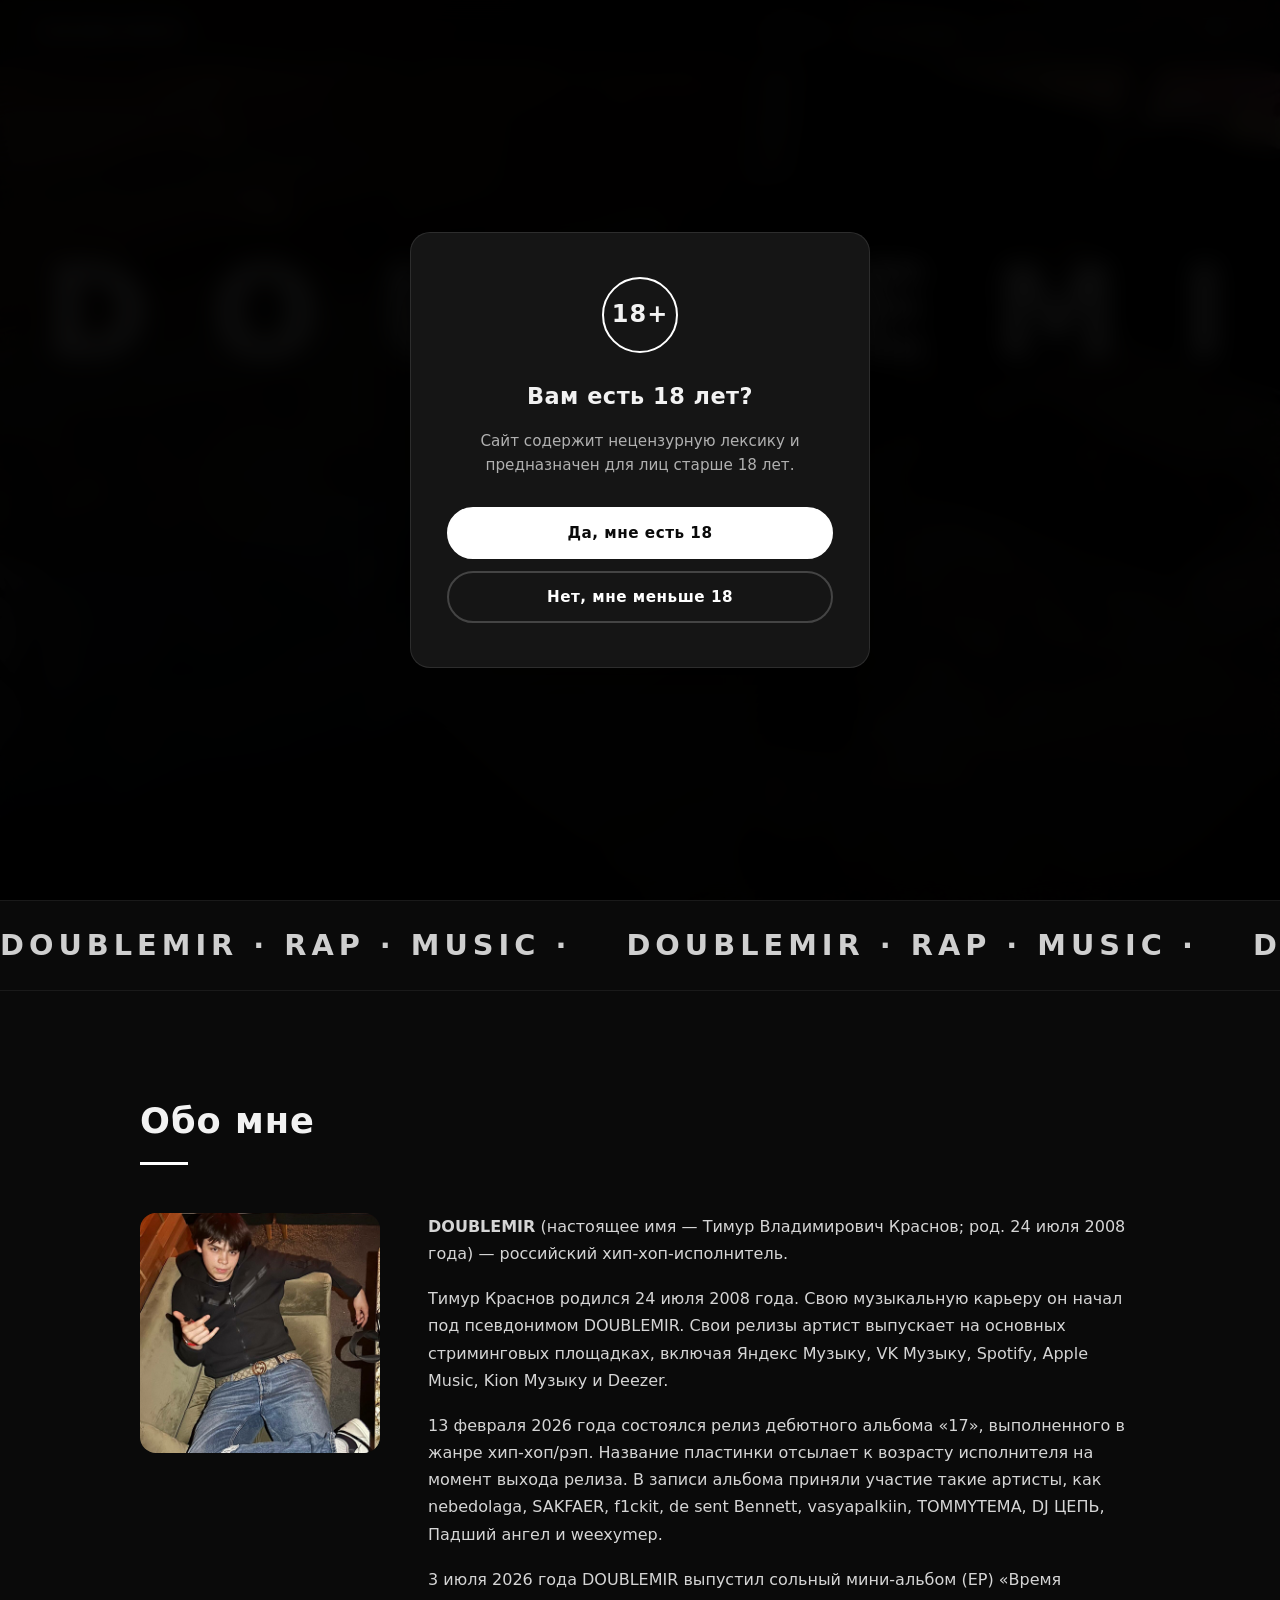
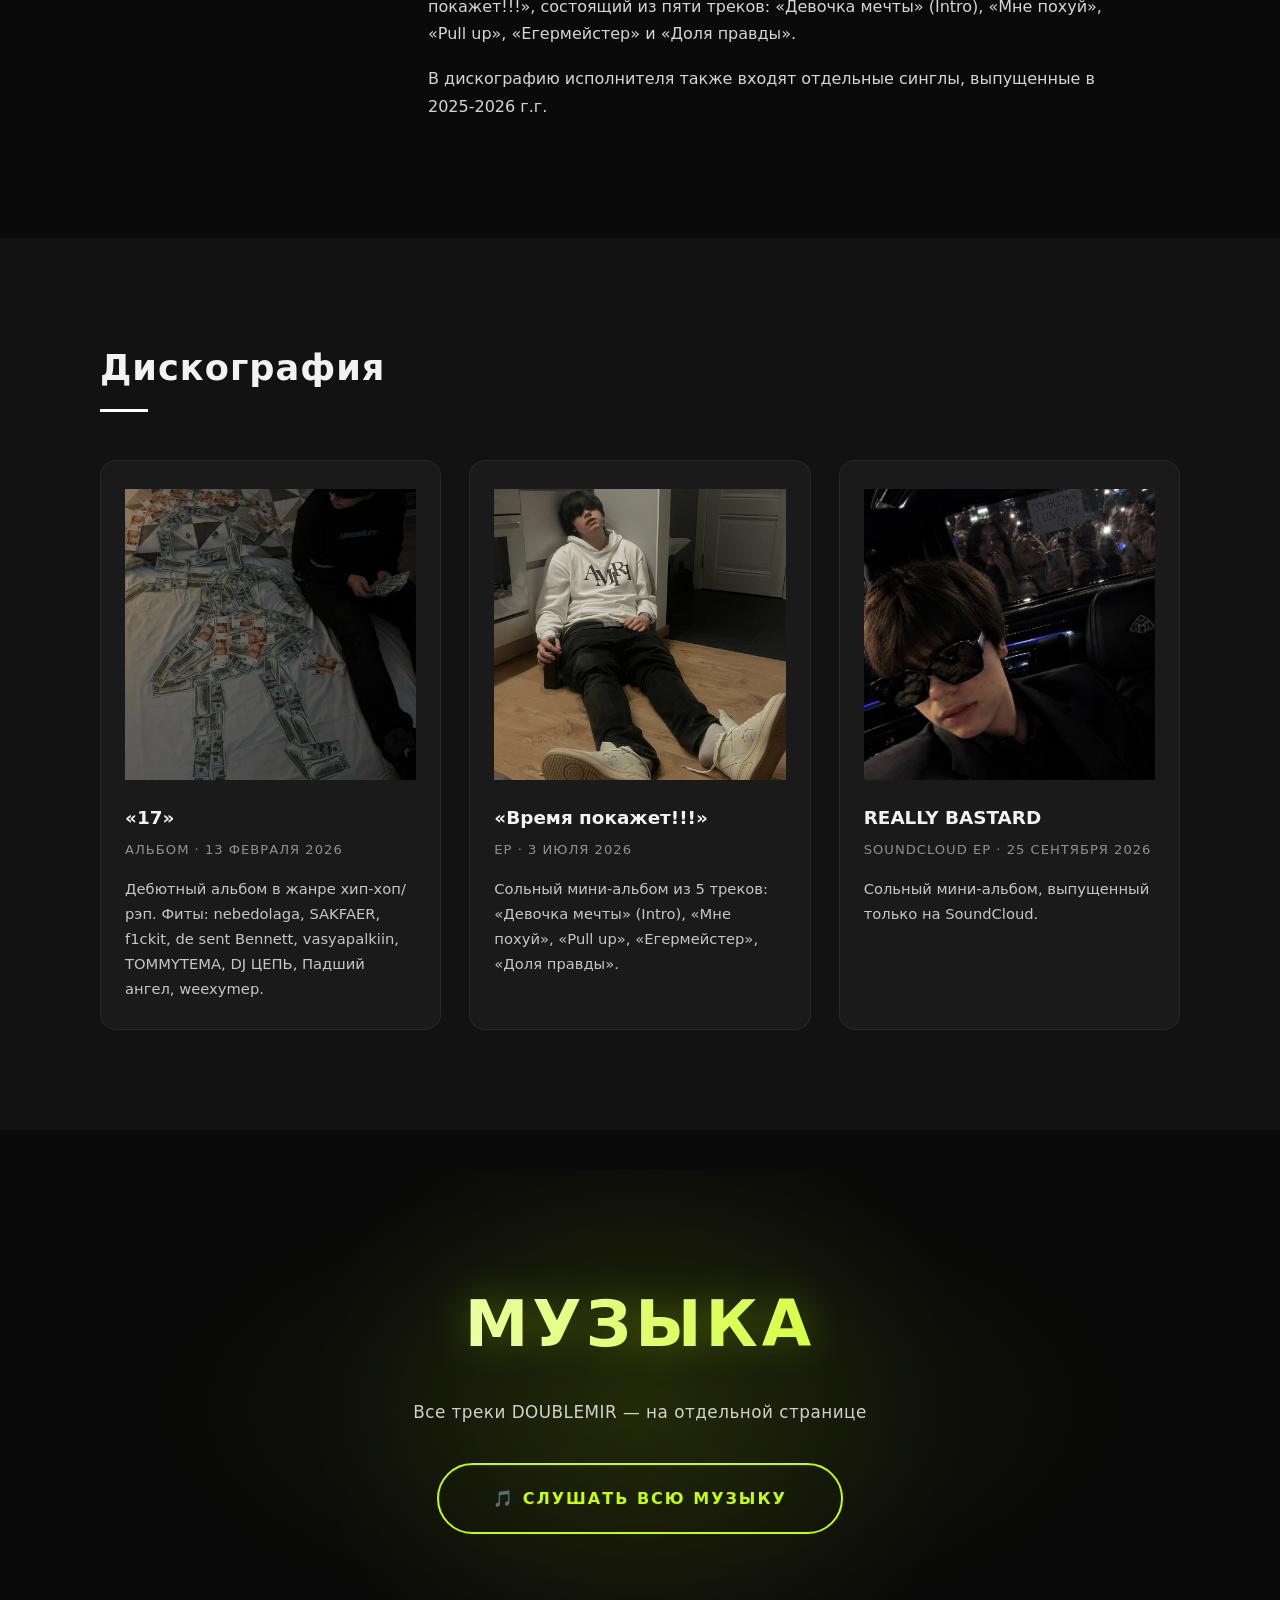
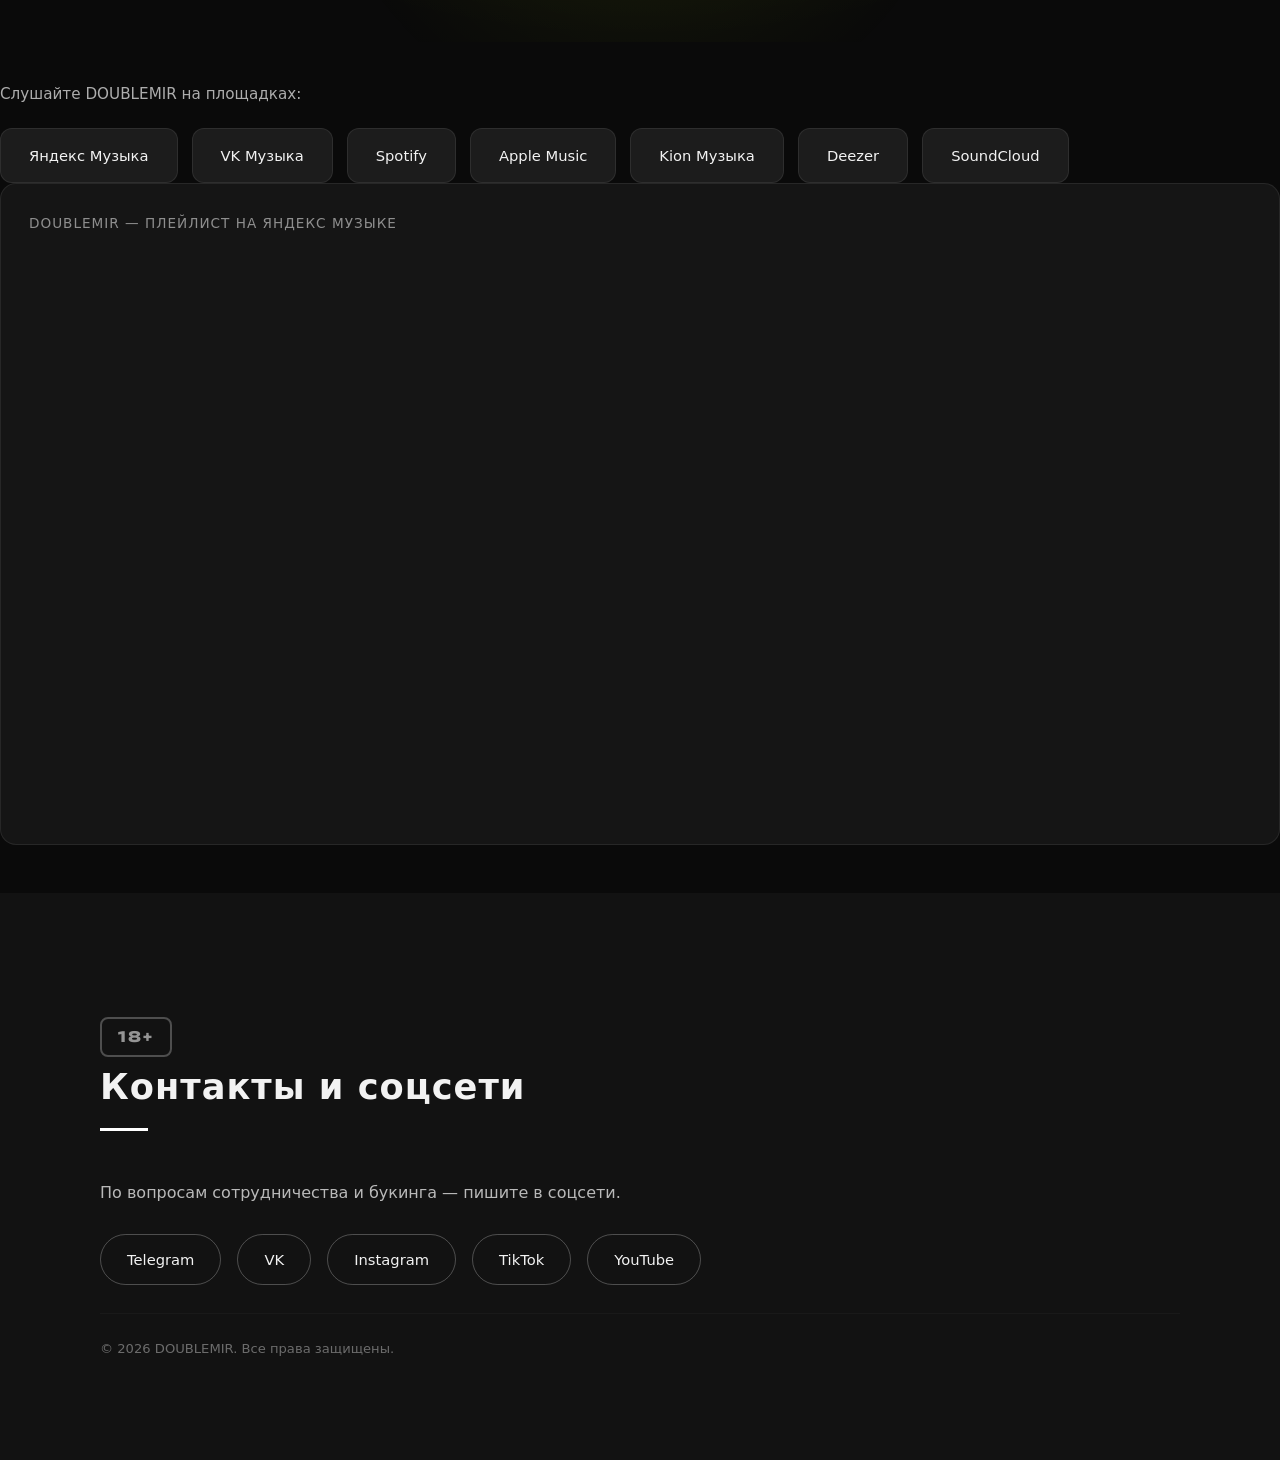
<file: index.html>
<!DOCTYPE html>
<html lang="ru">
<head>
  <meta charset="UTF-8">
  <meta name="robots" content="noindex, nofollow">
  <meta name="rating" content="mature">
  <meta itemprop="minAge" content="18">
  <meta name="viewport" content="width=device-width, initial-scale=1.0">
  <title>DOUBLEMIR INFO — официальный аккаунт</title>
  <meta name="description" content="DOUBLEMIR (Тимур Краснов) — российский рэп-исполнитель. Биография, дискография, музыка, контакты.">
  <meta property="og:title" content="DOUBLEMIR INFO — официальный аккаунт">
  <meta property="og:description" content="Официальный сайт артиста DOUBLEMIR INFO. Слушать музыку, следить за релизами.">
  <link rel="preconnect" href="https://fonts.googleapis.com">
  <link rel="preconnect" href="https://fonts.gstatic.com" crossorigin>
  <link href="https://fonts.googleapis.com/css2?family=Unbounded:wght@400;600;800;900&family=Inter:wght@400;500;600&display=swap" rel="stylesheet">
  <link rel="stylesheet" href="style.css">
</head>
<body>
<!-- ПАСХАЛКА: ВЗЛОМ САЙТА -->
<div class="hack-overlay" id="hackOverlay">
  <div class="hack-banner" id="hackBanner">ACCESS GRANTED</div>
  <pre class="hack-code" id="hackCode"></pre>
</div>
<div class="scroll-progress"></div>

<!-- ВОЗРАСТНОЕ ПРЕДУПРЕЖДЕНИЕ -->
<div class="age-gate" id="ageGate">
  <div class="age-gate-box" id="ageQuestion">
    <div class="age-gate-mark">18+</div>
    <h2>Вам есть 18 лет?</h2>
    <p>Сайт содержит нецензурную лексику и предназначен для лиц старше 18 лет.</p>
    <div class="age-gate-buttons">
      <button class="age-gate-yes" onclick="ageConfirm()">Да, мне есть 18</button>
      <button class="age-gate-no" onclick="ageDeny()">Нет, мне меньше 18</button>
    </div>
  </div>
  <div class="age-gate-box age-gate-denied" id="ageDenied" style="display: none;">
    <div class="age-gate-mark age-gate-mark-denied">18+</div>
    <h2>Доступ запрещён</h2>
    <p>К сожалению, доступ к сайту разрешён строго с 18 лет.</p>
    <div class="age-gate-buttons">
      <button class="age-gate-back" onclick="ageBack()">Я ошибся, мне есть 18</button>
      <a class="age-gate-link" href="https://www.google.com">Покинуть сайт</a>
    </div>
  </div>
</div>

<div class="cursor-dot"></div>
<div class="cursor-ring"></div>

<!-- НАВИГАЦИЯ -->
<header class="nav">
  <div class="logo">DOUBLEMIR</div>
  <nav>
    <a href="#about">Обо мне</a>
    <a href="#discography">Дискография</a>
    <a href="music.html">Музыка</a>
    <a href="#contact">Контакты</a>
    <span class="age-mark-nav">18+</span>
  </nav>
</header>

<!-- ГЛАВНЫЙ ЭКРАН -->
<section class="hero">
  <div class="hero-content">
    <h1 class="animated-title" data-text="DOUBLEMIR">
      <span style="--i:0">D</span>
      <span style="--i:1">O</span>
      <span style="--i:2">U</span>
      <span style="--i:3">B</span>
      <span style="--i:4">L</span>
      <span style="--i:5">E</span>
      <span style="--i:6">M</span>
      <span style="--i:7">I</span>
      <span style="--i:8">R</span>
    </h1>
    <p>Российский рэп-исполнитель</p>
    <a href="music.html" class="btn">Слушать</a>
  </div>
</section>

<!-- БЕГУЩАЯ СТРОКА -->
<div class="marquee">
  <div class="marquee-track">
    <span>DOUBLEMIR · RAP · MUSIC · </span>
    <span>DOUBLEMIR · RAP · MUSIC · </span>
    <span>DOUBLEMIR · RAP · MUSIC · </span>
    <span>DOUBLEMIR · RAP · MUSIC · </span>
    <span>DOUBLEMIR · RAP · MUSIC · </span>
    <span>DOUBLEMIR · RAP · MUSIC · </span>
  </div>
</div>

<!-- ОБО МНЕ -->
<section id="about" class="section reveal">
  <h2>Обо мне</h2>
  <div class="about">
    <img src="img/1000x1000.jpg" alt="DOUBLEMIR — фото артиста">
    <div class="about-text">
      <p><strong>DOUBLEMIR</strong> (настоящее имя — Тимур Владимирович Краснов; род. 24 июля 2008 года) — российский хип-хоп-исполнитель.</p>
      <p>Тимур Краснов родился 24 июля 2008 года. Свою музыкальную карьеру он начал под псевдонимом DOUBLEMIR. Свои релизы артист выпускает на основных стриминговых площадках, включая Яндекс Музыку, VK Музыку, Spotify, Apple Music, Kion Музыку и Deezer.</p>
      <p>13 февраля 2026 года состоялся релиз дебютного альбома «17», выполненного в жанре хип-хоп/рэп. Название пластинки отсылает к возрасту исполнителя на момент выхода релиза. В записи альбома приняли участие такие артисты, как nebedolaga, SAKFAER, f1ckit, de sent Bennett, vasyapalkiin, TOMMYTEMA, DJ ЦЕПЬ, Падший ангел и weexymep.</p>
      <p>3 июля 2026 года DOUBLEMIR выпустил сольный мини-альбом (EP) «Время покажет!!!», состоящий из пяти треков: «Девочка мечты» (Intro), «Мне похуй», «Pull up», «Егермейстер» и «Доля правды».</p>
      <p>В дискографию исполнителя также входят отдельные синглы, выпущенные в 2025-2026 г.г.</p>
    </div>
  </div>
</section>

<!-- ДИСКОГРАФИЯ -->
<section id="discography" class="section dark reveal">
  <h2>Дискография</h2>
  <div class="albums">
    <div class="album-card">
      <div class="album-cover">
        <img src="img/m1000x1000 (5).jpg" alt="Обложка альбома «17» DOUBLEMIR">
      </div>
      <h3>«17»</h3>
      <p class="meta">Альбом · 13 февраля 2026</p>
      <p>Дебютный альбом в жанре хип-хоп/рэп. Фиты: nebedolaga, SAKFAER, f1ckit, de sent Bennett, vasyapalkiin, TOMMYTEMA, DJ ЦЕПЬ, Падший ангел, weexymep.</p>
    </div>
    <div class="album-card">
      <div class="album-cover">
        <img src="img/m1000x1000 (1).jpg" alt="Обложка EP «Время покажет!!!» DOUBLEMIR">
      </div>
      <h3>«Время покажет!!!»</h3>
      <p class="meta">EP · 3 июля 2026</p>
      <p>Сольный мини-альбом из 5 треков: «Девочка мечты» (Intro), «Мне похуй», «Pull up», «Егермейстер», «Доля правды».</p>
    </div>
    <div class="album-card">
      <div class="album-cover">
        <img src="img/54452604-b8d2-4164-8fcb-5f3a66c9eb6f.jpg" alt="Синглы DOUBLEMIR">
      </div>
      <h3>REALLY BASTARD</h3>
      <p class="meta">SoundCloud EP · 25 сентября 2026</p>
      <p>Сольный мини-альбом, выпущенный только на SoundCloud.</p>
    </div>
  </div>
</section>

<!-- КНОПКА НА СТРАНИЦУ МУЗЫКИ -->
<section class="section reveal music-section">
  <h2>Музыка</h2>
  <p class="platforms-label">Все треки DOUBLEMIR — на отдельной странице</p>
  <a href="music.html" class="btn">🎵 Слушать всю музыку</a>
</section>

<!-- СТРИМИНГОВЫЕ ПЛАТФОРМЫ -->
<p class="platforms-label">Слушайте DOUBLEMIR на площадках:</p>
<div class="platforms">
  <a href="https://music.yandex.ru/artist/23892391" target="_blank" rel="noopener" class="platform">Яндекс Музыка</a>
  <a href="https://vk.ru/artist/doublemir" target="_blank" rel="noopener" class="platform">VK Музыка</a>
  <a href="https://open.spotify.com/artist/6QOhvpdUcvgJDtN43TU01j?si=pQw4crt9RiyB2yf0tRZgUw" target="_blank" rel="noopener" class="platform">Spotify</a>
  <a href="https://music.apple.com/us/artist/doublemir/1817949848" target="_blank" rel="noopener" class="platform">Apple Music</a>
  <a href="https://mts-music-spo.onelink.me/sKFX/ce7fkwe7" target="_blank" rel="noopener" class="platform">Kion Музыка</a>
  <a href="https://www.deezer.com/ru/artist/328396851" target="_blank" rel="noopener" class="platform">Deezer</a>
  <a href="https://on.soundcloud.com/bdGn3wvUqmsUhd1IBZ" target="_blank" rel="noopener" class="platform">SoundCloud</a>
</div>

<!-- ВСТРОЕННЫЙ ПЛЕЕР ЯНДЕКС МУЗЫКИ -->
<div class="player">
  <p class="player-label">DOUBLEMIR — плейлист на Яндекс Музыке</p>
  <iframe
    frameborder="0"
    allow="clipboard-write"
    style="border:none;width:100%;height:556px;border-radius:14px;"
    width="100%"
    height="556"
    src="https://music.yandex.ru/iframe/playlist/PolinaKluch227/1015">
    Слушайте <a href="https://music.yandex.ru/playlists/4b797e54-d6e9-4b65-b0c1-8a63eb275403?utm_source=web&utm_medium=copy_link">Doublemir</a>
    — <a href="https://music.yandex.ru/users/PolinaKluch227">PolinaKluch227</a> на Яндекс Музыке
  </iframe>
</div>

<!-- КОНТАКТЫ / СОЦСЕТИ -->
<footer id="contact" class="section dark reveal">
  <p class="age-mark">18+</p>
  <h2>Контакты и соцсети</h2>
  <p class="contact-text">По вопросам сотрудничества и букинга — пишите в соцсети.</p>
  <div class="socials">
    <a href="https://t.me/doublemir" target="_blank" rel="noopener">Telegram</a>
    <a href="https://vk.ru/doublemir" target="_blank" rel="noopener">VK</a>
    <a href="https://www.instagram.com/doublemir_official?stkn=MW9leXB6MXhpczF5Yw==" target="_blank" rel="noopener">Instagram</a>
    <a href="https://www.tiktok.com/@doublemir1?_r=1&_t=ZS-9A5dl0Q5udB" target="_blank" rel="noopener">TikTok</a>
    <a href="https://youtube.com/@doublemir?si=fSWliAvfacatgOa6" target="_blank" rel="noopener">YouTube</a>
  </div>
  <p class="copy">© 2026 DOUBLEMIR. Все права защищены.</p>
</footer>

<button id="toTop" aria-label="Наверх">↑</button>

<script>
  const players = document.querySelectorAll('audio');
  players.forEach(player => {
    player.addEventListener('play', () => {
      players.forEach(other => {
        if (other !== player) {
          other.pause();
          other.currentTime = 0;
        }
      });
    });
  });
</script>

<script>
  /* ---------- ПРИНУДИТЕЛЬНО НАВЕРХ ПРИ ЗАГРУЗКЕ ---------- */
  if ('scrollRestoration' in history) {
    history.scrollRestoration = 'manual';
  }

  // убираем якорь из URL, если он есть
  if (window.location.hash) {
    history.replaceState(null, '', window.location.pathname + window.location.search);
  }

  window.scrollTo(0, 0);
  document.addEventListener('DOMContentLoaded', () => window.scrollTo(0, 0));
  window.addEventListener('load', () => window.scrollTo(0, 0));
  setTimeout(() => window.scrollTo(0, 0), 100);
  setTimeout(() => window.scrollTo(0, 0), 300);

  /* ---------- REVEAL-АНИМАЦИЯ ---------- */
  const revealElements = document.querySelectorAll('.reveal');
  const observer = new IntersectionObserver((entries) => {
    entries.forEach(entry => {
      if (entry.isIntersecting) {
        entry.target.classList.add('visible');
        observer.unobserve(entry.target);
      }
    });
  }, { threshold: 0.15 });
  revealElements.forEach(el => observer.observe(el));

  /* ---------- ВОЗРАСТНОЕ ПРЕДУПРЕЖДЕНИЕ ---------- */
  (function () {
    const gate = document.getElementById('ageGate');
    if (!gate) return;
    const confirmed = localStorage.getItem('ageConfirmed') === 'yes';
    if (confirmed) {
      gate.classList.add('hide');
      document.body.style.overflow = '';
    } else {
      document.body.style.overflow = 'hidden';
    }
  })();

  function ageConfirm() {
    localStorage.setItem('ageConfirmed', 'yes');
    const gate = document.getElementById('ageGate');
    if (gate) gate.classList.add('hide');
    document.body.style.overflow = '';

    // убираем якорь и остаёмся наверху
    if (window.location.hash) {
      history.replaceState(null, '', window.location.pathname + window.location.search);
    }
    window.scrollTo(0, 0);
  }

  function ageDeny() {
    document.getElementById('ageQuestion').style.display = 'none';
    document.getElementById('ageDenied').style.display = '';
  }

  function ageBack() {
    document.getElementById('ageDenied').style.display = 'none';
    document.getElementById('ageQuestion').style.display = '';
  }

  /* ---------- ПОЛОСА ПРОГРЕССА ---------- */
  const progressBar = document.querySelector('.scroll-progress');
  if (progressBar) {
    window.addEventListener('scroll', () => {
      const h = document.documentElement.scrollHeight - window.innerHeight;
      const p = h > 0 ? (window.scrollY / h) * 100 : 0;
      progressBar.style.width = p + '%';
    });
  }

  /* ---------- КНОПКА «НАВЕРХ» ---------- */
  const toTop = document.getElementById('toTop');
  if (toTop) {
    window.addEventListener('scroll', () => {
      toTop.classList.toggle('show', window.scrollY > 500);
    });
    toTop.addEventListener('click', () => {
      window.scrollTo({ top: 0, behavior: 'smooth' });
    });
  }

  /* ---------- ЭКВАЛАЙЗЕР ---------- */
  document.querySelectorAll('.track').forEach(track => {
    const audio = track.querySelector('audio');
    if (!audio) return;
    audio.addEventListener('play', () => {
      document.querySelectorAll('.track.playing').forEach(t => t.classList.remove('playing'));
      track.classList.add('playing');
    });
    audio.addEventListener('pause', () => track.classList.remove('playing'));
    audio.addEventListener('ended', () => track.classList.remove('playing'));
  });

  /* ---------- СЧЁТЧИК ПРОСЛУШИВАНИЙ ---------- */
  document.querySelectorAll('.track').forEach(track => {
    const audio = track.querySelector('audio');
    const counter = track.querySelector('.track-plays');
    if (!audio || !counter) return;
    const key = 'plays_' + counter.dataset.playsFor;
    const saved = localStorage.getItem(key);
    if (saved) counter.textContent = 'Вы слушали ' + saved + ' раз';
    audio.addEventListener('ended', () => {
      const current = parseInt(localStorage.getItem(key) || '0', 10) + 1;
      localStorage.setItem(key, current);
      counter.textContent = 'Вы слушали ' + current + ' раз';
    });
  });

  /* ---------- ПАСХАЛКА ---------- */
  (function () {
    const logo = document.querySelector('.logo');
    if (!logo) return;
    let clicks = 0;
    let timer = null;
    logo.style.cursor = 'pointer';
    logo.style.userSelect = 'none';
    logo.addEventListener('click', () => {
      clicks++;
      clearTimeout(timer);
      timer = setTimeout(() => { clicks = 0; }, 3000);
      if (clicks === 5) {
        clicks = 0;
        clearTimeout(timer);
        triggerEasterEgg();
      }
    });

    function triggerEasterEgg() {
      document.body.style.transition = 'filter 0.4s ease';
      document.body.style.filter = 'invert(1) hue-rotate(180deg)';

      const hero = document.querySelector('.hero');
      if (!hero) return;
      hero.scrollIntoView({ behavior: 'instant', block: 'start' });

      setTimeout(() => {
        const heroRect = hero.getBoundingClientRect();
        const isMobile = window.innerWidth < 700;
        const zoneLeft = heroRect.left;
        const zoneRight = heroRect.right;
        const zoneTop = heroRect.top;
        const zoneBottom = heroRect.bottom;
        const zoneW = zoneRight - zoneLeft;
        const zoneH = zoneBottom - zoneTop;
        const fontSize = isMobile ? 22 : 40;
        const itemW = fontSize * 3.2;
        const itemH = fontSize * 1.4;
        const pad = 14;
        const total = isMobile ? 8 : 16;
        const placed = [];

        const overlay = document.createElement('div');
        overlay.style.cssText = 'position:fixed;inset:0;pointer-events:none;z-index:999999;overflow:hidden;';
        document.body.appendChild(overlay);

        let attempts = 0;
        while (placed.length < total && attempts < 800) {
          attempts++;
          const x = zoneLeft + itemW / 2 + Math.random() * (zoneW - itemW);
          const y = zoneTop + itemH / 2 + Math.random() * (zoneH - itemH);
          let collision = false;
          for (const p of placed) {
            if (Math.abs(x - p.x) < itemW + pad && Math.abs(y - p.y) < itemH + pad) {
              collision = true;
              break;
            }
          }
          if (!collision) placed.push({ x, y });
        }

        placed.sort(() => Math.random() - 0.5);
        placed.forEach((pos, i) => {
          const el = document.createElement('div');
          el.textContent = 'GOAT';
          el.style.position = 'fixed';
          el.style.left = pos.x + 'px';
          el.style.top = pos.y + 'px';
          el.style.fontFamily = "'Unbounded', sans-serif";
          el.style.fontSize = fontSize + 'px';
          el.style.fontWeight = '900';
          el.style.letterSpacing = '4px';
          el.style.color = '#c8ff00';
          el.style.textShadow = '0 0 25px rgba(200,255,0,0.95), 0 0 50px rgba(200,255,0,0.6)';
          el.style.opacity = '0';
          el.style.transform = 'translate(-50%, -50%) scale(0.2) rotate(' + (Math.random() * 80 - 40) + 'deg)';
          el.style.transition = 'opacity 0.4s ease, transform 0.8s cubic-bezier(0.34,1.56,0.64,1)';
          el.style.whiteSpace = 'nowrap';
          el.style.pointerEvents = 'none';
          el.style.zIndex = '999999';
          overlay.appendChild(el);
          setTimeout(() => {
            el.style.opacity = '1';
            el.style.transform = 'translate(-50%, -50%) scale(1) rotate(' + (Math.random() * 80 - 40) + 'deg)';
          }, i * 80 + Math.random() * 120);
        });

        setTimeout(() => {
          document.body.style.filter = '';
          overlay.style.transition = 'opacity 0.5s';
          overlay.style.opacity = '0';
          setTimeout(() => overlay.remove(), 500);
        }, 2500);
      }, 50);
    }
  })();

  /* ---------- АВТОПЕРЕКЛЮЧЕНИЕ + SHUFFLE ---------- */
  let shuffleMode = false;
  let shuffleQueue = [];
  let switching = false;

  function getAllTracks() {
    return Array.from(document.querySelectorAll('.track'));
  }

  function playTrackAuto(track) {
    if (!track) return;
    switching = true;
    track.scrollIntoView({ behavior: 'smooth', block: 'center' });
    document.querySelectorAll('audio').forEach(a => {
      if (a !== track.querySelector('audio')) {
        a.pause();
        a.currentTime = 0;
      }
    });
    setTimeout(() => {
      const audio = track.querySelector('audio');
      if (audio) {
        audio.currentTime = 0;
        audio.play().catch(() => {});
      }
      switching = false;
    }, 500);
  }

  function shuffleArray(arr) {
    const a = arr.slice();
    for (let i = a.length - 1; i > 0; i--) {
      const j = Math.floor(Math.random() * (i + 1));
      [a[i], a[j]] = [a[j], a[i]];
    }
    return a;
  }

  getAllTracks().forEach(track => {
    const audio = track.querySelector('audio');
    if (!audio) return;
    audio.addEventListener('ended', () => {
      if (switching) return;
      const tracks = getAllTracks();
      if (shuffleMode) {
        let next = shuffleQueue.shift();
        if (!next) {
          const others = tracks.filter(t => t !== track);
          shuffleQueue = shuffleArray(others);
          next = shuffleQueue.shift();
        }
        playTrackAuto(next || tracks[0]);
      } else {
        const idx = tracks.indexOf(track);
        const next = tracks[idx + 1] || tracks[0];
        playTrackAuto(next);
      }
    });
  });

  const randomBtn = document.getElementById('randomTrack');
  if (randomBtn) {
    const newBtn = randomBtn.cloneNode(true);
    randomBtn.parentNode.replaceChild(newBtn, randomBtn);
    newBtn.addEventListener('click', () => {
      shuffleMode = true;
      const tracks = getAllTracks();
      if (!tracks.length) return;
      const first = tracks[Math.floor(Math.random() * tracks.length)];
      const others = tracks.filter(t => t !== first);
      shuffleQueue = shuffleArray(others);
      playTrackAuto(first);
    });
  }

  getAllTracks().forEach(track => {
    const audio = track.querySelector('audio');
    if (!audio) return;
    audio.addEventListener('mousedown', () => {
      shuffleMode = false;
      shuffleQueue = [];
    });
    audio.addEventListener('touchstart', () => {
      shuffleMode = false;
      shuffleQueue = [];
    });
  });

  /* ---------- ПОДЕЛИТЬСЯ ТРЕКОМ ---------- */
  function shareTrack(trackName) {
    const anchorMap = {
      'Наебал': 'naebal',
      'Пантера': 'pantera',
      'Похуй ваще': 'pohuy-vashe',
      'Секс по телефону': 'sex-phone',
      'Bad Star': 'bad-star',
      'YMIP feat. DOUBLEMIR — only SEX': 'only-sex',
      'W double, DOUBLEMIR — clean girl': 'clean-girl',
      'DOUBLEMIR, PLOHOYTARASIK — PROJECT X': 'project-x',
      'DOUBLEMIR feat. stepanenko — Взгляды под луной': 'vzglyady',
      'Лабубу': 'labubu',
      'Жизнь моя': 'zhizn-moya',
      'Будешь со мной': 'budes-so-mnoy',
      'Боль': 'bol',
      'Блондинка': 'blondinka',
      'АйАйАй': 'ay-ay-ay',
      '2026': '2026'
    };
    const anchor = anchorMap[trackName] || '';
    const baseUrl = window.location.origin + window.location.pathname;
    const url = anchor ? baseUrl + '#' + anchor : baseUrl;
    const text = 'Слушай «' + trackName + '» — DOUBLEMIR INFO';
    const fullText = text + '\n' + url;

    const isMobile = /Android|iPhone|iPad|iPod/i.test(navigator.userAgent);
    const isYandex = /YaBrowser/i.test(navigator.userAgent);
    if (isMobile && !isYandex && navigator.share) {
      navigator.share({
        title: 'DOUBLEMIR INFO — ' + trackName,
        text: text,
        url: url
      }).catch(() => {});
      return;
    }
    if (navigator.clipboard && navigator.clipboard.writeText) {
      navigator.clipboard.writeText(fullText).then(() => {
        showCopied(trackName);
      }).catch(() => {
        fallbackCopy(fullText, trackName);
      });
      return;
    }
    fallbackCopy(fullText, trackName);
  }

  function showCopied(trackName) {
    const buttons = document.querySelectorAll('.share-btn');
    buttons.forEach(btn => {
      if (btn.textContent.includes('Поделиться') &&
          btn.getAttribute('onclick').includes(trackName)) {
        const original = btn.textContent;
        btn.textContent = '✓ Скопировано';
        btn.classList.add('copied');
        setTimeout(() => {
          btn.textContent = original;
          btn.classList.remove('copied');
        }, 1800);
      }
    });
  }

  function fallbackCopy(text, trackName) {
    const ta = document.createElement('textarea');
    ta.value = text;
    ta.style.position = 'fixed';
    ta.style.left = '-9999px';
    ta.style.top = '0';
    document.body.appendChild(ta);
    ta.focus();
    ta.select();
    try {
      const ok = document.execCommand('copy');
      if (ok) {
        showCopied(trackName);
      } else {
        prompt('Скопируйте ссылку:', text);
      }
    } catch (e) {
      prompt('Скопируйте ссылку:', text);
    }
    document.body.removeChild(ta);
  }
/* ---------- ПАСХАЛКА: ВЗЛОМ САЙТА ---------- */
(function () {
  const title = document.querySelector('.animated-title');
  if (!title) return;

  const overlay = document.getElementById('hackOverlay');
  const banner = document.getElementById('hackBanner');
  const codeBox = document.getElementById('hackCode');

  let clicks = 0;
  let timer = null;
  let active = false;

  // случайные строки «кода» для показа
  const symbols = '!@#$%^&*()_+-=[]{}|;:<>?/0123456789ABCDEFdoublemirАБВГДЕЖЗИКЛМНОПРСТУФ';
  const hackLines = [
    '> INITIALIZING EXPLOIT...',
    '> BYPASSING FIREWALL [OK]',
    '> INJECTING PAYLOAD... 74%',
    '> ROOT ACCESS GRANTED',
    '> DECRYPTING FILES...',
    '> SOURCE: DOUBLEMIR.INFO',
    '> SYSTEM VULNERABLE :(',
    '> UPLOADING VIRUS...',
    '> CONNECTION STABLE',
    '> HACKING COMPLETE [100%]',
    '> WELCOME, DOUBLEMIR',
    '> 0x18+ — ACCESS LEVEL: GOD'
  ];

  title.addEventListener('click', () => {
    if (active) return;

    clicks++;
    clearTimeout(timer);
    timer = setTimeout(() => { clicks = 0; }, 2000);

    if (clicks === 5) {
      clicks = 0;
      clearTimeout(timer);
      startHack();
    }
  });

  function startHack() {
    active = true;

    // 1. Тряска + плашка
    document.body.classList.add('hacking');
    if (overlay) overlay.classList.add('show');
    if (banner) banner.textContent = 'ACCESS GRANTED';

    // 2. Поток «кода» в реальном времени
    let lineIndex = 0;
    const codeInterval = setInterval(() => {
      if (!codeBox) return;
      // случайная строка из готовых
      const line = hackLines[lineIndex % hackLines.length];
      lineIndex++;

      // генерируем случайные символы
      let random = '';
      for (let i = 0; i < 60; i++) {
        random += symbols[Math.floor(Math.random() * symbols.length)];
      }

      codeBox.textContent += line + '\n' + random + '\n';

      // ограничиваем длину, чтобы не лагало
      const lines = codeBox.textContent.split('\n');
      if (lines.length > 30) {
        codeBox.textContent = lines.slice(-25).join('\n');
      }
    }, 60);

    // 3. Перепрошивка букв DOUBLEMIR → D0UBLEM1R
    const spans = title.querySelectorAll('span');
    const originalLetters = [];
    spans.forEach((span, i) => {
      originalLetters[i] = span.textContent;
    });

    const hackTimer = setInterval(() => {
      spans.forEach((span, i) => {
        // 30% шанс заменить букву на цифру/символ
        if (Math.random() < 0.3) {
          const digits = ['0', '1', '2', '3', '@', '#', '$', '%'];
          span.textContent = digits[Math.floor(Math.random() * digits.length)];
        } else {
          span.textContent = originalLetters[i];
        }
      });
    }, 100);

    // 4. Через секунду меняем плашку
    setTimeout(() => {
      if (banner) banner.textContent = 'WELCOME TO DOUBLEMIR';
    }, 1000);

    // 5. Через 3 секунды всё восстанавливаем
    setTimeout(() => {
      clearInterval(codeInterval);
      clearInterval(hackTimer);

      document.body.classList.remove('hacking');
      if (overlay) overlay.classList.remove('show');
      if (codeBox) codeBox.textContent = '';

      // буквы возвращаем в исходное
      spans.forEach((span, i) => {
        span.textContent = originalLetters[i];
      });

      active = false;
    }, 2500);
  }
})();
</script>
</body>
</html>
</file>
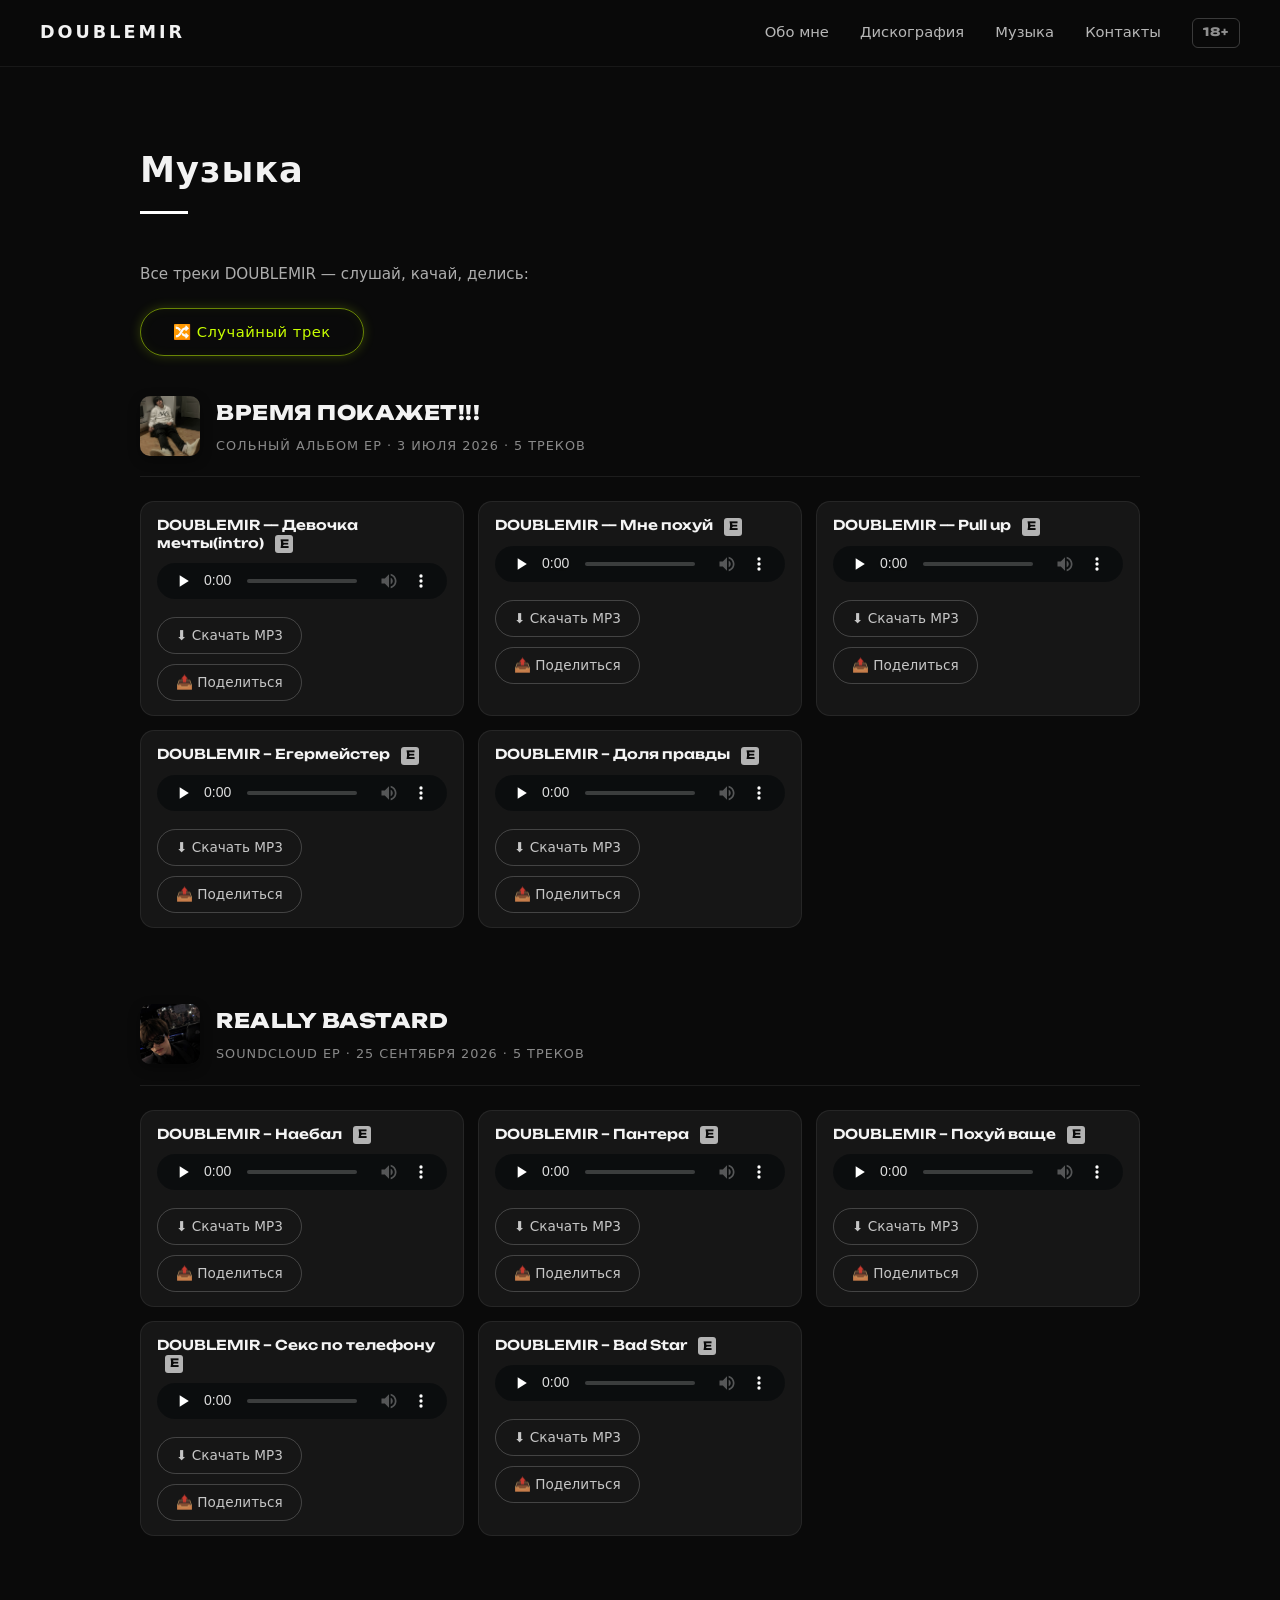
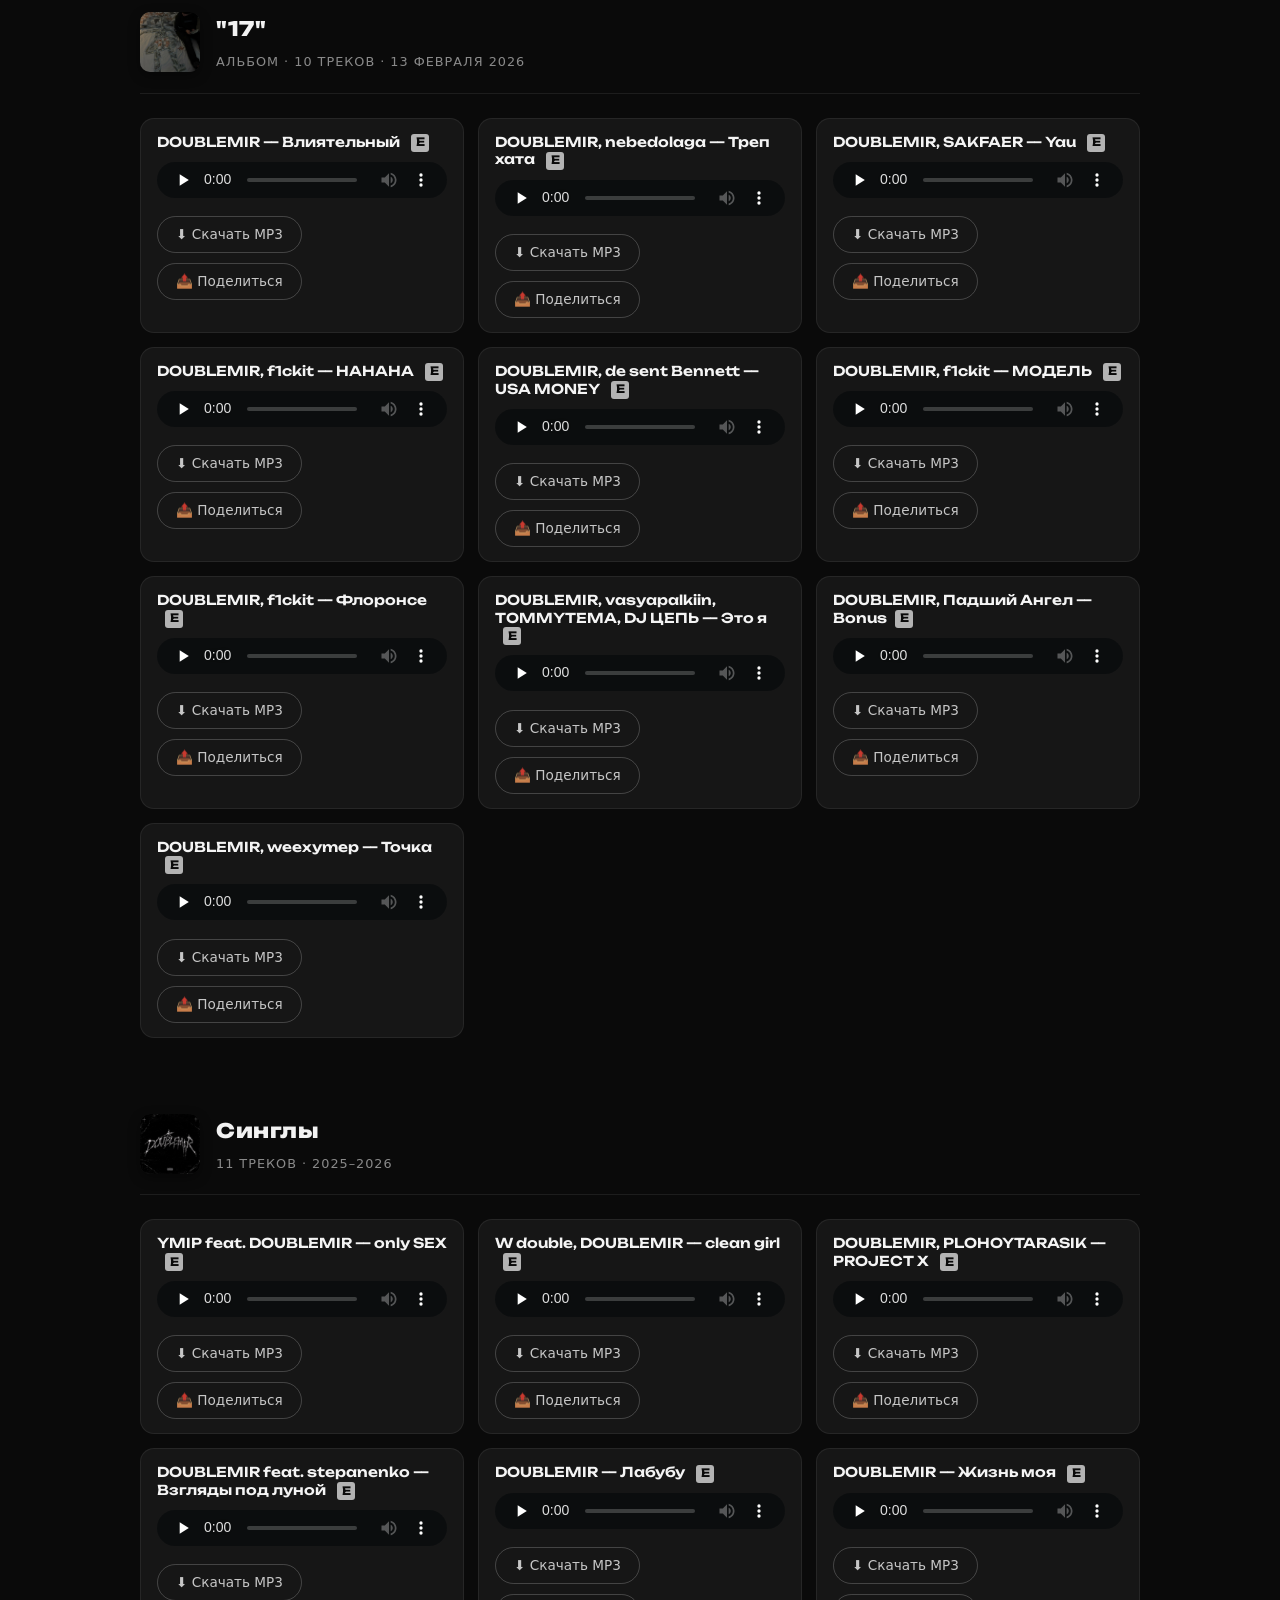
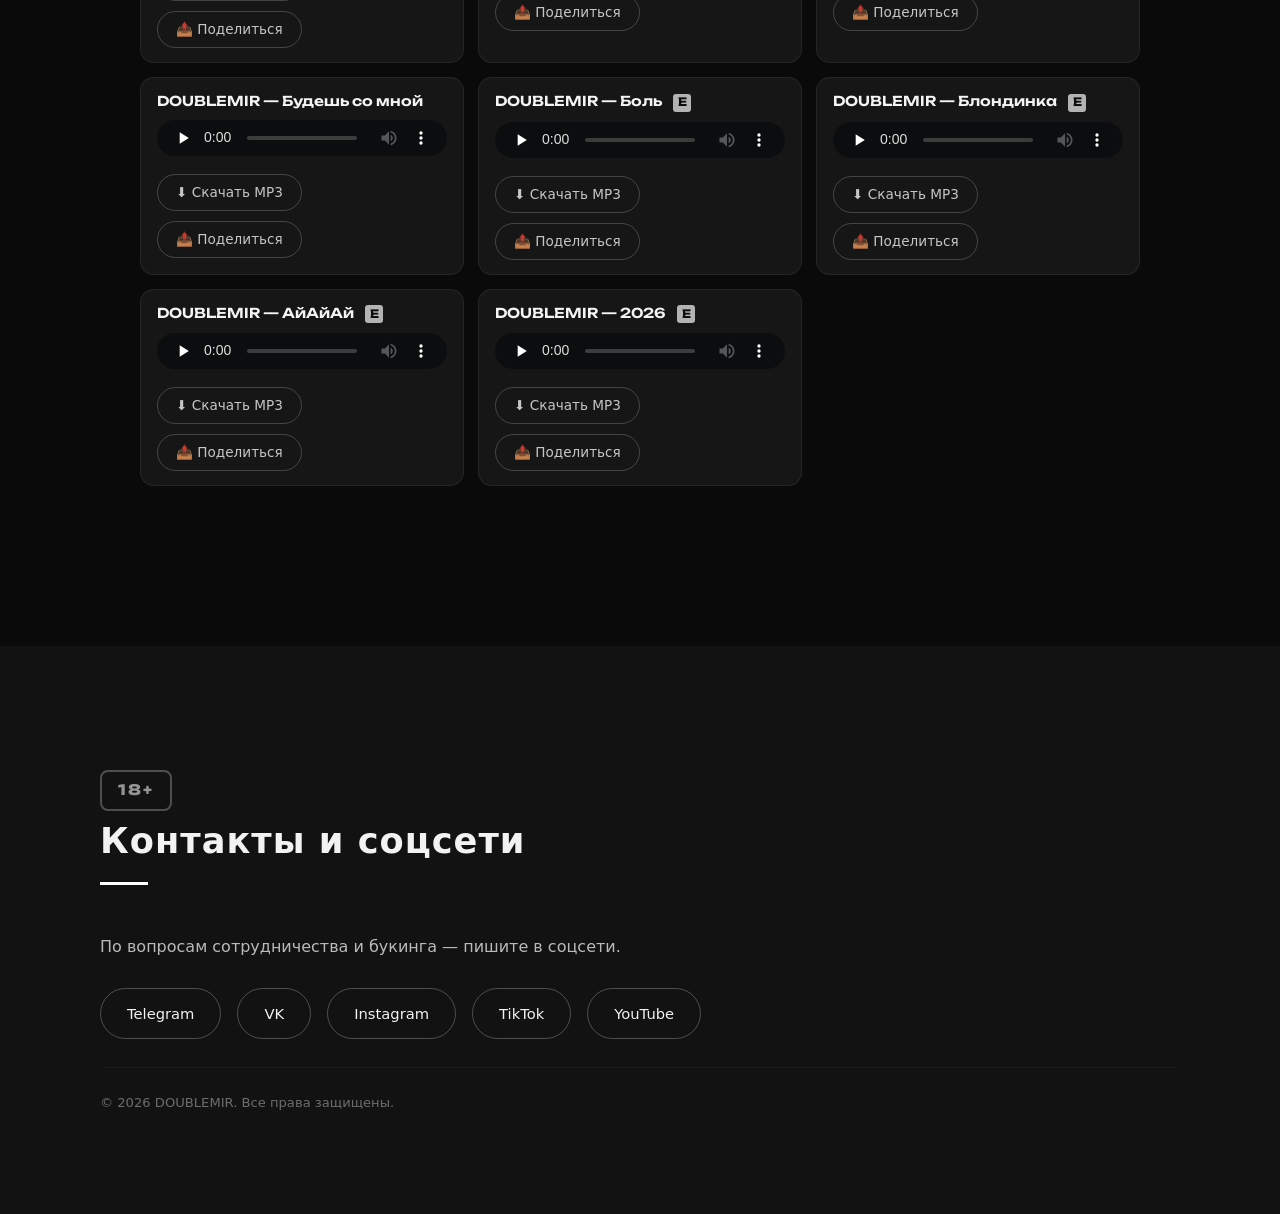
<file: music.html>
<!DOCTYPE html>
<html lang="ru">
<head>
  <meta charset="UTF-8">
  <meta name="robots" content="noindex, nofollow">
  <meta name="rating" content="mature">
  <meta itemprop="minAge" content="18">
  <meta name="viewport" content="width=device-width, initial-scale=1.0">
  <title>Музыка — DOUBLEMIR INFO</title>
  <meta name="description" content="Слушать все треки DOUBLEMIR INFO. Скачать MP3, поделиться.">
  <link rel="preconnect" href="https://fonts.googleapis.com">
  <link rel="preconnect" href="https://fonts.gstatic.com" crossorigin>
  <link href="https://fonts.googleapis.com/css2?family=Unbounded:wght@400;600;800;900&family=Inter:wght@400;500;600&display=swap" rel="stylesheet">
  <link rel="stylesheet" href="style.css">
</head>
<body>
<div class="scroll-progress"></div>

<!-- ШАПКА -->
<header class="nav">
  <a href="index.html" class="logo">DOUBLEMIR</a>
  <nav>
    <a href="index.html#about">Обо мне</a>
    <a href="index.html#discography">Дискография</a>
    <a href="music.html">Музыка</a>
    <a href="index.html#contact">Контакты</a>
    <span class="age-mark-nav">18+</span>
  </nav>
</header>

<!-- МУЗЫКА -->
<section class="section reveal" style="padding-top: 140px;">
  <h2>Музыка</h2>
  <p class="platforms-label">Все треки DOUBLEMIR — слушай, качай, делись:</p>
  <button id="randomTrack" class="random-btn">🔀 Случайный трек</button>

 <!-- ВРЕМЯ ПОКАЖЕТ!!! -->
  <div class="album-block">
    <div class="album-header">
      <div class="album-header-cover">
        <img src="img/m1000x1000 (1).jpg" alt="Обложка ВРЕМЯ ПОКАЖЕТ!!!">
      </div>
      <div class="album-header-info">
        <h3>ВРЕМЯ ПОКАЖЕТ!!!</h3>
        <p class="album-meta">Сольный альбом EP · 3 июля 2026 · 5 треков</p>
      </div>
    </div>
    <div class="tracklist">
      <div class="track" id="devochka-mechty">
        <p class="track-title">DOUBLEMIR — Девочка мечты(intro) <span class="explicit">E</span></p>
        <p class="track-plays" data-plays-for="devochka-mechty"></p>
        <div class="eq"><span></span><span></span><span></span><span></span></div>
        <audio controls preload="none"><source src="audio2/DOUBLEMIR — Девочка мечты.mp3" type="audio/mpeg"></audio>
        <a href="audio2/DOUBLEMIR — Девочка мечты.mp3" download="DOUBLEMIR — Девочка мечты.mp3" class="download-btn">⬇ Скачать MP3</a>
        <button class="share-btn" onclick="shareTrack('Девочка мечты(intro)')">📤 Поделиться</button>
      </div>
      <div class="track" id="mne-poxyi">
        <p class="track-title">DOUBLEMIR — Мне похуй <span class="explicit">E</span></p>
        <p class="track-plays" data-plays-for="mne-poxyi"></p>
        <div class="eq"><span></span><span></span><span></span><span></span></div>
        <audio controls preload="none"><source src="audio2/DOUBLEMIR — Мне похуй.mp3" type="audio/mpeg"></audio>
        <a href="audio2/DOUBLEMIR — Мне похуй.mp3" download="DOUBLEMIR — Мне похуй.mp3" class="download-btn">⬇ Скачать MP3</a>
        <button class="share-btn" onclick="shareTrack('Мне похуй')">📤 Поделиться</button>
      </div>
      <div class="track" id="pull-up">
        <p class="track-title">DOUBLEMIR — Pull up <span class="explicit">E</span></p>
        <p class="track-plays" data-plays-for="pull-up"></p>
        <div class="eq"><span></span><span></span><span></span><span></span></div>
        <audio controls preload="none"><source src="audio2/DOUBLEMIR — Pull up.mp3" type="audio/mpeg"></audio>
        <a href="audio2/DOUBLEMIR — Pull up.mp3" download="DOUBLEMIR — Pull up.mp3" class="download-btn">⬇ Скачать MP3</a>
        <button class="share-btn" onclick="shareTrack('Pull Up')">📤 Поделиться</button>
      </div>
      <div class="track" id="jagermeister">
        <p class="track-title">DOUBLEMIR – Егермейстер <span class="explicit">E</span></p>
        <p class="track-plays" data-plays-for="jagermeister"></p>
        <div class="eq"><span></span><span></span><span></span><span></span></div>
        <audio controls preload="none"><source src="audio2/DOUBLEMIR — Егермейстер.mp3" type="audio/mpeg"></audio>
        <a href="audio2/DOUBLEMIR — Егермейстер.mp3" download="DOUBLEMIR — Егермейстер.mp3" class="download-btn">⬇ Скачать MP3</a>
        <button class="share-btn" onclick="shareTrack('Егермейстер')">📤 Поделиться</button>
      </div>
      <div class="track" id="dolya-pravdy">
        <p class="track-title">DOUBLEMIR – Доля правды <span class="explicit">E</span></p>
        <p class="track-plays" data-plays-for="dolya-pravdy"></p>
        <div class="eq"><span></span><span></span><span></span><span></span></div>
        <audio controls preload="none"><source src="audio2/DOUBLEMIR — Доля правды.mp3" type="audio/mpeg"></audio>
        <a href="audio2/DOUBLEMIR — Доля правды.mp3" download="DOUBLEMIR — Доля правды.mp3" class="download-btn">⬇ Скачать MP3</a>
        <button class="share-btn" onclick="shareTrack('Доля правды')">📤 Поделиться</button>
      </div>
    </div>
  </div>

  <!-- REALLY BASTARD -->
  <div class="album-block">
    <div class="album-header">
      <div class="album-header-cover">
        <img src="img/54452604-b8d2-4164-8fcb-5f3a66c9eb6f.jpg" alt="Обложка REALLY BASTARD">
      </div>
      <div class="album-header-info">
        <h3>REALLY BASTARD</h3>
        <p class="album-meta">SoundCloud EP · 25 сентября 2026 · 5 треков</p>
      </div>
    </div>
    <div class="tracklist">
      <div class="track" id="naebal">
        <p class="track-title">DOUBLEMIR – Наебал <span class="explicit">E</span></p>
        <p class="track-plays" data-plays-for="naebal"></p>
        <div class="eq"><span></span><span></span><span></span><span></span></div>
        <audio controls preload="none"><source src="audio2/DOUBLEMIR – Наебал.mp3" type="audio/mpeg"></audio>
        <a href="audio2/DOUBLEMIR – Наебал.mp3" download="DOUBLEMIR – Наебал.mp3" class="download-btn">⬇ Скачать MP3</a>
        <button class="share-btn" onclick="shareTrack('Наебал')">📤 Поделиться</button>
      </div>
      <div class="track" id="pantera">
        <p class="track-title">DOUBLEMIR – Пантера <span class="explicit">E</span></p>
        <p class="track-plays" data-plays-for="pantera"></p>
        <div class="eq"><span></span><span></span><span></span><span></span></div>
        <audio controls preload="none"><source src="audio2/DOUBLEMIR – Пантера.mp3" type="audio/mpeg"></audio>
        <a href="audio2/DOUBLEMIR – Пантера.mp3" download="DOUBLEMIR – Пантера.mp3" class="download-btn">⬇ Скачать MP3</a>
        <button class="share-btn" onclick="shareTrack('Пантера')">📤 Поделиться</button>
      </div>
      <div class="track" id="pohuy-vashe">
        <p class="track-title">DOUBLEMIR – Похуй ваще <span class="explicit">E</span></p>
        <p class="track-plays" data-plays-for="pohuy-vashe"></p>
        <div class="eq"><span></span><span></span><span></span><span></span></div>
        <audio controls preload="none"><source src="audio1/DOUBLEMIR – Похуй ваще.mp3" type="audio/mpeg"></audio>
        <a href="audio1/DOUBLEMIR – Похуй ваще.mp3" download="DOUBLEMIR – Похуй ваще.mp3" class="download-btn">⬇ Скачать MP3</a>
        <button class="share-btn" onclick="shareTrack('Похуй ваще')">📤 Поделиться</button>
      </div>
      <div class="track" id="sex-phone">
        <p class="track-title">DOUBLEMIR – Секс по телефону <span class="explicit">E</span></p>
        <p class="track-plays" data-plays-for="sex-phone"></p>
        <div class="eq"><span></span><span></span><span></span><span></span></div>
        <audio controls preload="none"><source src="audio1/DOUBLEMIR – Секс по телефону.mp3" type="audio/mpeg"></audio>
        <a href="audio1/DOUBLEMIR – Секс по телефону.mp3" download="DOUBLEMIR – Секс по телефону.mp3" class="download-btn">⬇ Скачать MP3</a>
        <button class="share-btn" onclick="shareTrack('Секс по телефону')">📤 Поделиться</button>
      </div>
      <div class="track" id="bad-star">
        <p class="track-title">DOUBLEMIR – Bad Star <span class="explicit">E</span></p>
        <p class="track-plays" data-plays-for="bad-star"></p>
        <div class="eq"><span></span><span></span><span></span><span></span></div>
        <audio controls preload="none"><source src="audio2/DOUBLEMIR – Bad Star.mp3" type="audio/mpeg"></audio>
        <a href="audio2/DOUBLEMIR – Bad Star.mp3" download="DOUBLEMIR – Bad Star.mp3" class="download-btn">⬇ Скачать MP3</a>
        <button class="share-btn" onclick="shareTrack('Bad Star')">📤 Поделиться</button>
      </div>
    </div>
  </div>

 <!-- "17" -->
  <div class="album-block">
    <div class="album-header">
      <div class="album-header-cover">
        <img src="img/m1000x1000 (5).jpg" alt="Альбом "17" ">
      </div>
      <div class="album-header-info">
        <h3>"17"</h3>
        <p class="album-meta"> Альбом · 10 треков · 13 февраля 2026 </p>
      </div>
    </div>
    <div class="tracklist">
      <div class="track" id="vliyatelny">
        <p class="track-title">DOUBLEMIR — Влиятельный <span class="explicit">E</span></p>
        <p class="track-plays" data-plays-for="vliyatelny"></p>
        <div class="eq"><span></span><span></span><span></span><span></span></div>
        <audio controls preload="none"><source src="audio2/DOUBLEMIR — Влиятельный.mp3" type="audio/mpeg"></audio>
        <a href="audio2/DOUBLEMIR — Влиятельный.mp3" download="DOUBLEMIR — Влиятельный.mp3" class="download-btn">⬇ Скачать MP3</a>
        <button class="share-btn" onclick="shareTrack('Влиятельный')">📤 Поделиться</button>
      </div>
      <div class="track" id="trap-hata">
        <p class="track-title">DOUBLEMIR, nebedolaga — Треп хата <span class="explicit">E</span></p>
        <p class="track-plays" data-plays-for="trap-hata"></p>
        <div class="eq"><span></span><span></span><span></span><span></span></div>
        <audio controls preload="none"><source src="audio1/DOUBLEMIR, nebedolaga — Треп хата.mp3" type="audio/mpeg"></audio>
        <a href="audio1/DOUBLEMIR, nebedolaga — Треп хата.mp3" download="DOUBLEMIR, nebedolaga — Треп хата.mp3" class="download-btn">⬇ Скачать MP3</a>
        <button class="share-btn" onclick="shareTrack('Треп хата')">📤 Поделиться</button>
      </div>
      <div class="track" id="yau">
        <p class="track-title">DOUBLEMIR, SAKFAER — Yau <span class="explicit">E</span></p>
        <p class="track-plays" data-plays-for="yau"></p>
        <div class="eq"><span></span><span></span><span></span><span></span></div>
        <audio controls preload="none"><source src="audio1/DOUBLEMIR, SAKFAER — Yau.mp3" type="audio/mpeg"></audio>
        <a href="audio1/DOUBLEMIR, SAKFAER — Yau.mp3" download="DOUBLEMIR, SAKFAER — Yau.mp3" class="download-btn">⬇ Скачать MP3</a>
        <button class="share-btn" onclick="shareTrack('Yau')">📤 Поделиться</button>
      </div>
      <div class="track" id="hahaha">
        <p class="track-title">DOUBLEMIR, f1ckit — HAHAHA <span class="explicit">E</span></p>
        <p class="track-plays" data-plays-for="hahaha"></p>
        <div class="eq"><span></span><span></span><span></span><span></span></div>
        <audio controls preload="none"><source src="audio1/DOUBLEMIR, f1ckit — HAHAHA.mp3" type="audio/mpeg"></audio>
        <a href="audio1/DOUBLEMIR, f1ckit — HAHAHA.mp3" download="DOUBLEMIR, f1ckit — HAHAHA.mp3" class="download-btn">⬇ Скачать MP3</a>
        <button class="share-btn" onclick="shareTrack('HAHAHA')">📤 Поделиться</button>
      </div>
      <div class="track" id="usa-money">
        <p class="track-title">DOUBLEMIR, de sent Bennett — USA MONEY <span class="explicit">E</span></p>
        <p class="track-plays" data-plays-for="usa-money"></p>
        <div class="eq"><span></span><span></span><span></span><span></span></div>
        <audio controls preload="none"><source src="audio1/DOUBLEMIR, de sent Bennett — USA MONEY.mp3" type="audio/mpeg"></audio>
        <a href="audio1/DOUBLEMIR, de sent Bennett — USA MONEY.mp3" download="DOUBLEMIR, de sent Bennett — USA MONEY.mp3" class="download-btn">⬇ Скачать MP3</a>
        <button class="share-btn" onclick="shareTrack('USA MONEY')">📤 Поделиться</button>
      </div>
      <div class="track" id="model">
        <p class="track-title">DOUBLEMIR, f1ckit — МОДЕЛЬ <span class="explicit">E</span></p>
        <p class="track-plays" data-plays-for="model"></p>
        <div class="eq"><span></span><span></span><span></span><span></span></div>
        <audio controls preload="none"><source src="audio1/DOUBLEMIR, f1ckit — МОДЕЛЬ.mp3" type="audio/mpeg"></audio>
        <a href="audio1/DOUBLEMIR, f1ckit — МОДЕЛЬ.mp3" download="DOUBLEMIR, f1ckit — МОДЕЛЬ.mp3" class="download-btn">⬇ Скачать MP3</a>
        <button class="share-btn" onclick="shareTrack('МОДЕЛЬ')">📤 Поделиться</button>
      </div>
      <div class="track" id="floronce">
        <p class="track-title">DOUBLEMIR, f1ckit — Флоронсе  <span class="explicit">E</span></p>
        <p class="track-plays" data-plays-for="floronce"></p>
        <div class="eq"><span></span><span></span><span></span><span></span></div>
        <audio controls preload="none"><source src="audio1/DOUBLEMIR, f1ckit — Флоронсе.mp3" type="audio/mpeg"></audio>
        <a href="audio1/DOUBLEMIR, f1ckit — Флоронсе.mp3" download="DOUBLEMIR, f1ckit — Флоронсе.mp3" class="download-btn">⬇ Скачать MP3</a>
        <button class="share-btn" onclick="shareTrack('Флоронсе')">📤 Поделиться</button>
      </div>
      <div class="track" id="eto-ya">
        <p class="track-title">DOUBLEMIR, vasyapalkiin, TOMMYTEMA, DJ ЦЕПЬ — Это я <span class="explicit">E</span></p>
        <p class="track-plays" data-plays-for="eto-ya"></p>
        <div class="eq"><span></span><span></span><span></span><span></span></div>
        <audio controls preload="none"><source src="audio1/DOUBLEMIR, vasyapalkiin, TOMMYTEMA, DJ ЦЕПЬ — Это я.mp3" type="audio/mpeg"></audio>
        <a href="audio1/DOUBLEMIR, vasyapalkiin, TOMMYTEMA, DJ ЦЕПЬ — Это я.mp3" download="DOUBLEMIR, vasyapalkiin, TOMMYTEMA, DJ ЦЕПЬ — Это я.mp3" class="download-btn">⬇ Скачать MP3</a>
        <button class="share-btn" onclick="shareTrack('Это я')">📤 Поделиться</button>
      </div>
      <div class="track" id="bonus">
        <p class="track-title">DOUBLEMIR, Падший Ангел — Bonus<span class="explicit">E</span></p>
        <p class="track-plays" data-plays-for="bonus"></p>
        <div class="eq"><span></span><span></span><span></span><span></span></div>
        <audio controls preload="none"><source src="audio1/DOUBLEMIR, Падший Ангел — Bonus.mp3" type="audio/mpeg"></audio>
        <a href="audio1/DOUBLEMIR, Падший Ангел — Bonus.mp3" download="DOUBLEMIR, Падший Ангел — Bonus.mp3" class="download-btn">⬇ Скачать MP3</a>
        <button class="share-btn" onclick="shareTrack('Bonus')">📤 Поделиться</button>
      </div>
      <div class="track" id="tochka">
        <p class="track-title">DOUBLEMIR, weexymep — Точка <span class="explicit">E</span></p>
        <p class="track-plays" data-plays-for="tochka"></p>
        <div class="eq"><span></span><span></span><span></span><span></span></div>
        <audio controls preload="none"><source src="audio1/DOUBLEMIR, weexymep — Точка.mp3" type="audio/mpeg"></audio>
        <a href="audio1/DOUBLEMIR, weexymep — Точка.mp3" download="DOUBLEMIR, weexymep — Точка.mp3" class="download-btn">⬇ Скачать MP3</a>
        <button class="share-btn" onclick="shareTrack('Точка')">📤 Поделиться</button>
      </div>
    </div>
  </div>


  <!-- СИНГЛЫ -->
  <div class="album-block">
    <div class="album-header">
      <div class="album-header-cover">
        <img src="img/02a296e0-8867-411d-be57-127badee07aa.jpg" alt="Синглы DOUBLEMIR INFO">
      </div>
      <div class="album-header-info">
        <h3>Синглы</h3>
        <p class="album-meta">11 треков · 2025–2026</p>
      </div>
    </div>
    <div class="tracklist">
      <div class="track" id="only-sex" data-cover="imgsingles/only-sex.jpg">
        <p class="track-title">YMIP feat. DOUBLEMIR — only SEX <span class="explicit">E</span></p>
        <p class="track-plays" data-plays-for="only-sex"></p>
        <div class="eq"><span></span><span></span><span></span><span></span></div>
        <audio controls preload="none"><source src="audio1/YMIP feat. DOUBLEMIR — only SEX.mp3" type="audio/mpeg"></audio>
        <a href="audio1/YMIP feat. DOUBLEMIR — only SEX.mp3" download="DOUBLEMIR - only SEX.mp3" class="download-btn">⬇ Скачать MP3</a>
        <button class="share-btn" onclick="shareTrack('YMIP feat. DOUBLEMIR — only SEX')">📤 Поделиться</button>
      </div>
      <div class="track" id="clean-girl" data-cover="imgsingles/clean-girl.jpg">
        <p class="track-title">W double, DOUBLEMIR — clean girl <span class="explicit">E</span></p>
        <p class="track-plays" data-plays-for="clean-girl"></p>
        <div class="eq"><span></span><span></span><span></span><span></span></div>
        <audio controls preload="none"><source src="audio1/W double, DOUBLEMIR — clean girl.mp3" type="audio/mpeg"></audio>
        <a href="audio1/W double, DOUBLEMIR — clean girl.mp3" download="DOUBLEMIR - clean girl.mp3" class="download-btn">⬇ Скачать MP3</a>
        <button class="share-btn" onclick="shareTrack('W double, DOUBLEMIR — clean girl')">📤 Поделиться</button>
      </div>
      <div class="track" id="project-x" data-cover="imgsingles/project-x.jpg">
        <p class="track-title">DOUBLEMIR, PLOHOYTARASIK — PROJECT X <span class="explicit">E</span></p>
        <p class="track-plays" data-plays-for="project-x"></p>
        <div class="eq"><span></span><span></span><span></span><span></span></div>
        <audio controls preload="none"><source src="audio1/DOUBLEMIR, PLOHOYTARASIK — PROJECT X.mp3" type="audio/mpeg"></audio>
        <a href="audio1/DOUBLEMIR, PLOHOYTARASIK — PROJECT X.mp3" download="DOUBLEMIR - PROJECT X.mp3" class="download-btn">⬇ Скачать MP3</a>
        <button class="share-btn" onclick="shareTrack('DOUBLEMIR, PLOHOYTARASIK — PROJECT X')">📤 Поделиться</button>
      </div>
      <div class="track" id="vzglyady" data-cover="imgsingles/vzglyady.jpg">
        <p class="track-title">DOUBLEMIR feat. stepanenko — Взгляды под луной <span class="explicit">E</span></p>
        <p class="track-plays" data-plays-for="vzglyady"></p>
        <div class="eq"><span></span><span></span><span></span><span></span></div>
        <audio controls preload="none"><source src="audio1/DOUBLEMIR feat. stepanenko — Взгляды под луной.mp3" type="audio/mpeg"></audio>
        <a href="audio1/DOUBLEMIR feat. stepanenko — Взгляды под луной.mp3" download="DOUBLEMIR - Взгляды под луной.mp3" class="download-btn">⬇ Скачать MP3</a>
        <button class="share-btn" onclick="shareTrack('DOUBLEMIR feat. stepanenko — Взгляды под луной')">📤 Поделиться</button>
      </div>
      <div class="track" id="labubu" data-cover="imgsingles/labubu.jpg">
        <p class="track-title">DOUBLEMIR — Лабубу <span class="explicit">E</span></p>
        <p class="track-plays" data-plays-for="labubu"></p>
        <div class="eq"><span></span><span></span><span></span><span></span></div>
        <audio controls preload="none"><source src="audio2/DOUBLEMIR — Лабубу.mp3" type="audio/mpeg"></audio>
        <a href="audio2/DOUBLEMIR — Лабубу.mp3" download="DOUBLEMIR - Лабубу.mp3" class="download-btn">⬇ Скачать MP3</a>
        <button class="share-btn" onclick="shareTrack('Лабубу')">📤 Поделиться</button>
      </div>
      <div class="track" id="zhizn-moya" data-cover="imgsingles/zhizn-moya.jpg">
        <p class="track-title">DOUBLEMIR — Жизнь моя <span class="explicit">E</span></p>
        <p class="track-plays" data-plays-for="zhizn-moya"></p>
        <div class="eq"><span></span><span></span><span></span><span></span></div>
        <audio controls preload="none"><source src="audio2/DOUBLEMIR — Жизнь моя.mp3" type="audio/mpeg"></audio>
        <a href="audio2/DOUBLEMIR — Жизнь моя.mp3" download="DOUBLEMIR - Жизнь моя.mp3" class="download-btn">⬇ Скачать MP3</a>
        <button class="share-btn" onclick="shareTrack('Жизнь моя')">📤 Поделиться</button>
      </div>
      <div class="track" id="budes-so-mnoy" data-cover="imgsingles/budes-so-mnoy.jpg">
        <p class="track-title">DOUBLEMIR — Будешь со мной</p>
        <p class="track-plays" data-plays-for="budes-so-mnoy"></p>
        <div class="eq"><span></span><span></span><span></span><span></span></div>
        <audio controls preload="none"><source src="audio2/DOUBLEMIR — Будешь со мной.mp3" type="audio/mpeg"></audio>
        <a href="audio2/DOUBLEMIR — Будешь со мной.mp3" download="DOUBLEMIR - Будешь со мной.mp3" class="download-btn">⬇ Скачать MP3</a>
        <button class="share-btn" onclick="shareTrack('Будешь со мной')">📤 Поделиться</button>
      </div>
      <div class="track" id="bol" data-cover="imgsingles/bol.jpg">
        <p class="track-title">DOUBLEMIR — Боль <span class="explicit">E</span></p>
        <p class="track-plays" data-plays-for="bol"></p>
        <div class="eq"><span></span><span></span><span></span><span></span></div>
        <audio controls preload="none"><source src="audio2/DOUBLEMIR — Боль.mp3" type="audio/mpeg"></audio>
        <a href="audio2/DOUBLEMIR — Боль.mp3" download="DOUBLEMIR - Боль.mp3" class="download-btn">⬇ Скачать MP3</a>
        <button class="share-btn" onclick="shareTrack('Боль')">📤 Поделиться</button>
      </div>
      <div class="track" id="blondinka" data-cover="imgsingles/blondinka.jpg">
        <p class="track-title">DOUBLEMIR — Блондинка <span class="explicit">E</span></p>
        <p class="track-plays" data-plays-for="blondinka"></p>
        <div class="eq"><span></span><span></span><span></span><span></span></div>
        <audio controls preload="none"><source src="audio2/DOUBLEMIR — Блондинка.mp3" type="audio/mpeg"></audio>
        <a href="audio2/DOUBLEMIR — Блондинка.mp3" download="DOUBLEMIR - Блондинка.mp3" class="download-btn">⬇ Скачать MP3</a>
        <button class="share-btn" onclick="shareTrack('Блондинка')">📤 Поделиться</button>
      </div>
      <div class="track" id="ay-ay-ay" data-cover="imgsingles/ay-ay-ay.jpg">
        <p class="track-title">DOUBLEMIR — АйАйАй <span class="explicit">E</span></p>
        <p class="track-plays" data-plays-for="ay-ay-ay"></p>
        <div class="eq"><span></span><span></span><span></span><span></span></div>
        <audio controls preload="none"><source src="audio2/DOUBLEMIR — АЙ АЙ АЙ.mp3" type="audio/mpeg"></audio>
        <a href="audio2/DOUBLEMIR — АЙ АЙ АЙ.mp3" download="DOUBLEMIR — АЙ АЙ АЙ.mp3" class="download-btn">⬇ Скачать MP3</a>
        <button class="share-btn" onclick="shareTrack('АйАйАй')">📤 Поделиться</button>
      </div>
      <div class="track" id="2026" data-cover="imgsingles/2026.jpg">
        <p class="track-title">DOUBLEMIR — 2026 <span class="explicit">E</span></p>
        <p class="track-plays" data-plays-for="2026"></p>
        <div class="eq"><span></span><span></span><span></span><span></span></div>
        <audio controls preload="none"><source src="audio2/DOUBLEMIR — 2026.mp3" type="audio/mpeg"></audio>
        <a href="audio2/DOUBLEMIR — 2026.mp3" download="DOUBLEMIR - 2026.mp3" class="download-btn">⬇ Скачать MP3</a>
        <button class="share-btn" onclick="shareTrack('2026')">📤 Поделиться</button>
      </div>
    </div>
  </div>

</section>

<!-- ФУТЕР -->
<footer id="contact" class="section dark reveal">
  <p class="age-mark">18+</p>
  <h2>Контакты и соцсети</h2>
  <p class="contact-text">По вопросам сотрудничества и букинга — пишите в соцсети.</p>
  <div class="socials">
    <a href="https://t.me/doublemir" target="_blank" rel="noopener">Telegram</a>
    <a href="https://vk.ru/doublemir" target="_blank" rel="noopener">VK</a>
    <a href="https://www.instagram.com/doublemir_official" target="_blank" rel="noopener">Instagram</a>
    <a href="https://www.tiktok.com/@doublemir1" target="_blank" rel="noopener">TikTok</a>
    <a href="https://youtube.com/@doublemir" target="_blank" rel="noopener">YouTube</a>
  </div>
  <p class="copy">© 2026 DOUBLEMIR. Все права защищены.</p>
</footer>

<button id="toTop" aria-label="Наверх">↑</button>

<!-- СКРИПТЫ -->
<script>
  const players = document.querySelectorAll('audio');
  players.forEach(player => {
    player.addEventListener('play', () => {
      players.forEach(other => {
        if (other !== player) {
          other.pause();
          other.currentTime = 0;
        }
      });
    });
  });
</script>

<script>
  if ('scrollRestoration' in history) {
    history.scrollRestoration = 'manual';
  }

  const revealElements = document.querySelectorAll('.reveal');
  const observer = new IntersectionObserver((entries) => {
    entries.forEach(entry => {
      if (entry.isIntersecting) {
        entry.target.classList.add('visible');
        observer.unobserve(entry.target);
      }
    });
  }, { threshold: 0.15 });
  revealElements.forEach(el => observer.observe(el));

  const progressBar = document.querySelector('.scroll-progress');
  if (progressBar) {
    window.addEventListener('scroll', () => {
      const h = document.documentElement.scrollHeight - window.innerHeight;
      const p = h > 0 ? (window.scrollY / h) * 100 : 0;
      progressBar.style.width = p + '%';
    });
  }

  const toTop = document.getElementById('toTop');
  if (toTop) {
    window.addEventListener('scroll', () => {
      toTop.classList.toggle('show', window.scrollY > 500);
    });
    toTop.addEventListener('click', () => {
      window.scrollTo({ top: 0, behavior: 'smooth' });
    });
  }

  document.querySelectorAll('.track').forEach(track => {
    const audio = track.querySelector('audio');
    if (!audio) return;
    audio.addEventListener('play', () => {
      document.querySelectorAll('.track.playing').forEach(t => t.classList.remove('playing'));
      track.classList.add('playing');
    });
    audio.addEventListener('pause', () => track.classList.remove('playing'));
    audio.addEventListener('ended', () => track.classList.remove('playing'));
  });

  document.querySelectorAll('.track').forEach(track => {
    const audio = track.querySelector('audio');
    const counter = track.querySelector('.track-plays');
    if (!audio || !counter) return;
    const key = 'plays_' + counter.dataset.playsFor;
    const saved = localStorage.getItem(key);
    if (saved) counter.textContent = 'Вы слушали ' + saved + ' раз';
    audio.addEventListener('ended', () => {
      const current = parseInt(localStorage.getItem(key) || '0', 10) + 1;
      localStorage.setItem(key, current);
      counter.textContent = 'Вы слушали ' + current + ' раз';
    });
  });

  (function () {
    const logo = document.querySelector('.logo');
    if (!logo) return;
    let clicks = 0;
    let timer = null;
    logo.style.cursor = 'pointer';
    logo.style.userSelect = 'none';
    logo.addEventListener('click', () => {
      clicks++;
      clearTimeout(timer);
      timer = setTimeout(() => { clicks = 0; }, 3000);
      if (clicks === 5) {
        clicks = 0;
        clearTimeout(timer);
        triggerEasterEgg();
      }
    });

    function triggerEasterEgg() {
      document.body.style.transition = 'filter 0.4s ease';
      document.body.style.filter = 'invert(1) hue-rotate(180deg)';
      const hero = document.querySelector('.hero') || document.querySelector('.section');
      if (!hero) return;
      hero.scrollIntoView({ behavior: 'instant', block: 'start' });

      setTimeout(() => {
        const heroRect = hero.getBoundingClientRect();
        const isMobile = window.innerWidth < 700;
        const zoneLeft = heroRect.left;
        const zoneRight = heroRect.right;
        const zoneTop = heroRect.top;
        const zoneBottom = heroRect.bottom;
        const zoneW = zoneRight - zoneLeft;
        const zoneH = zoneBottom - zoneTop;
        const fontSize = isMobile ? 22 : 40;
        const itemW = fontSize * 3.2;
        const itemH = fontSize * 1.4;
        const pad = 14;
        const total = isMobile ? 8 : 16;
        const placed = [];
        const overlay = document.createElement('div');
        overlay.style.cssText = 'position:fixed;inset:0;pointer-events:none;z-index:999999;overflow:hidden;';
        document.body.appendChild(overlay);

        let attempts = 0;
        while (placed.length < total && attempts < 800) {
          attempts++;
          const x = zoneLeft + itemW / 2 + Math.random() * (zoneW - itemW);
          const y = zoneTop + itemH / 2 + Math.random() * (zoneH - itemH);
          let collision = false;
          for (const p of placed) {
            if (Math.abs(x - p.x) < itemW + pad && Math.abs(y - p.y) < itemH + pad) {
              collision = true;
              break;
            }
          }
          if (!collision) placed.push({ x, y });
        }
        placed.sort(() => Math.random() - 0.5);
        placed.forEach((pos, i) => {
          const el = document.createElement('div');
          el.textContent = 'GOAT';
          el.style.position = 'fixed';
          el.style.left = pos.x + 'px';
          el.style.top = pos.y + 'px';
          el.style.fontFamily = "'Unbounded', sans-serif";
          el.style.fontSize = fontSize + 'px';
          el.style.fontWeight = '900';
          el.style.letterSpacing = '4px';
          el.style.color = '#c8ff00';
          el.style.textShadow = '0 0 25px rgba(200,255,0,0.95), 0 0 50px rgba(200,255,0,0.6)';
          el.style.opacity = '0';
          el.style.transform = 'translate(-50%, -50%) scale(0.2) rotate(' + (Math.random() * 80 - 40) + 'deg)';
          el.style.transition = 'opacity 0.4s ease, transform 0.8s cubic-bezier(0.34,1.56,0.64,1)';
          el.style.whiteSpace = 'nowrap';
          el.style.pointerEvents = 'none';
          el.style.zIndex = '999999';
          overlay.appendChild(el);
          setTimeout(() => {
            el.style.opacity = '1';
            el.style.transform = 'translate(-50%, -50%) scale(1) rotate(' + (Math.random() * 80 - 40) + 'deg)';
          }, i * 80 + Math.random() * 120);
        });
        setTimeout(() => {
          document.body.style.filter = '';
          overlay.style.transition = 'opacity 0.5s';
          overlay.style.opacity = '0';
          setTimeout(() => overlay.remove(), 500);
        }, 2500);
      }, 50);
    }
  })();

  let shuffleMode = false;
  let shuffleQueue = [];
  let switching = false;

  function getAllTracks() {
    return Array.from(document.querySelectorAll('.track'));
  }

  function playTrackAuto(track) {
    if (!track) return;
    switching = true;
    track.scrollIntoView({ behavior: 'smooth', block: 'center' });
    document.querySelectorAll('audio').forEach(a => {
      if (a !== track.querySelector('audio')) {
        a.pause();
        a.currentTime = 0;
      }
    });
    setTimeout(() => {
      const audio = track.querySelector('audio');
      if (audio) {
        audio.currentTime = 0;
        audio.play().catch(() => {});
      }
      switching = false;
    }, 500);
  }

  function shuffleArray(arr) {
    const a = arr.slice();
    for (let i = a.length - 1; i > 0; i--) {
      const j = Math.floor(Math.random() * (i + 1));
      [a[i], a[j]] = [a[j], a[i]];
    }
    return a;
  }

  getAllTracks().forEach(track => {
    const audio = track.querySelector('audio');
    if (!audio) return;
    audio.addEventListener('ended', () => {
      if (switching) return;
      const tracks = getAllTracks();
      if (shuffleMode) {
        let next = shuffleQueue.shift();
        if (!next) {
          const others = tracks.filter(t => t !== track);
          shuffleQueue = shuffleArray(others);
          next = shuffleQueue.shift();
        }
        playTrackAuto(next || tracks[0]);
      } else {
        const idx = tracks.indexOf(track);
        const next = tracks[idx + 1] || tracks[0];
        playTrackAuto(next);
      }
    });
  });

const randomBtn = document.getElementById('randomTrack');
if (randomBtn) {
  const newBtn = randomBtn.cloneNode(true);
  randomBtn.parentNode.replaceChild(newBtn, randomBtn);
  newBtn.addEventListener('click', () => {
    shuffleMode = true;
    newBtn.classList.add('active');
    const tracks = getAllTracks();
    if (!tracks.length) return;
    const first = tracks[Math.floor(Math.random() * tracks.length)];
    const others = tracks.filter(t => t !== first);
    shuffleQueue = shuffleArray(others);
    playTrackAuto(first);
  });
}
/* Выключаем shuffle ТОЛЬКО при клике на название трека */
getAllTracks().forEach(track => {
  const title = track.querySelector('.track-title');
  if (!title) return;
  title.addEventListener('click', () => {
    shuffleMode = false;
    shuffleQueue = [];
    const btn = document.getElementById('randomTrack');
    if (btn) btn.classList.remove('active');
  });
});
/* ---------- МЕТАДАННЫЕ ДЛЯ CONTROL CENTER / LOCK SCREEN ---------- */
(function () {
  if (!('mediaSession' in navigator)) return;

  function updateMediaSession(track) {
    const title = track.querySelector('.track-title');
    const audio = track.querySelector('audio');
    if (!audio) return;

    let coverUrl = '';

    // 1. Индивидуальная обложка трека
    const individualCover = track.dataset.cover;
    if (individualCover) {
      coverUrl = new URL(individualCover, window.location.href).href;
    } else {
      // 2. Обложка альбома
      const albumBlock = track.closest('.album-block');
      if (albumBlock) {
        const coverImg = albumBlock.querySelector('.album-header-cover img');
        if (coverImg) {
          coverUrl = new URL(coverImg.src, window.location.href).href;
        }
      }
    }

    let titleText = 'DOUBLEMIR';
    if (title) {
      titleText = title.textContent.replace(/\s*E\s*$/, '').trim();
    }

    navigator.mediaSession.metadata = new MediaMetadata({
      title: titleText,
      artist: 'DOUBLEMIR INFO',
      album: 'DOUBLEMIR INFO',
      artwork: coverUrl ? [
        { src: coverUrl, sizes: '512x512', type: 'image/jpeg' },
        { src: coverUrl, sizes: '1000x1000', type: 'image/jpeg' }
      ] : []
    });
  }

  document.querySelectorAll('.track').forEach(track => {
    const audio = track.querySelector('audio');
    if (!audio) return;
    audio.addEventListener('play', () => {
      updateMediaSession(track);
    });
  });
})();

  function shareTrack(trackName) {
    const anchorMap = {
      'Наебал': 'naebal',
      'Пантера': 'pantera',
      'Похуй ваще': 'pohuy-vashe',
      'Секс по телефону': 'sex-phone',
      'Bad Star': 'bad-star',
      'YMIP feat. DOUBLEMIR — only SEX': 'only-sex',
      'W double, DOUBLEMIR — clean girl': 'clean-girl',
      'DOUBLEMIR, PLOHOYTARASIK — PROJECT X': 'project-x',
      'DOUBLEMIR feat. stepanenko — Взгляды под луной': 'vzglyady',
      'Лабубу': 'labubu',
      'Жизнь моя': 'zhizn-moya',
      'Будешь со мной': 'budes-so-mnoy',
      'Боль': 'bol',
      'Блондинка': 'blondinka',
      'АйАйАй': 'ay-ay-ay',
      '2026': '2026'
    };
    const anchor = anchorMap[trackName] || '';
    const baseUrl = window.location.origin + window.location.pathname;
    const url = anchor ? baseUrl + '#' + anchor : baseUrl;
    const text = 'Слушай «' + trackName + '» — DOUBLEMIR INFO';
    const fullText = text + '\n' + url;

    const isMobile = /Android|iPhone|iPad|iPod/i.test(navigator.userAgent);
    const isYandex = /YaBrowser/i.test(navigator.userAgent);
    if (isMobile && !isYandex && navigator.share) {
      navigator.share({
        title: 'DOUBLEMIR INFO — ' + trackName,
        text: text,
        url: url
      }).catch(() => {});
      return;
    }
    if (navigator.clipboard && navigator.clipboard.writeText) {
      navigator.clipboard.writeText(fullText).then(() => {
        showCopied(trackName);
      }).catch(() => {
        fallbackCopy(fullText, trackName);
      });
      return;
    }
    fallbackCopy(fullText, trackName);
  }

  function showCopied(trackName) {
    const buttons = document.querySelectorAll('.share-btn');
    buttons.forEach(btn => {
      if (btn.textContent.includes('Поделиться') &&
          btn.getAttribute('onclick').includes(trackName)) {
        const original = btn.textContent;
        btn.textContent = '✓ Скопировано';
        btn.classList.add('copied');
        setTimeout(() => {
          btn.textContent = original;
          btn.classList.remove('copied');
        }, 1800);
      }
    });
  }

  function fallbackCopy(text, trackName) {
    const ta = document.createElement('textarea');
    ta.value = text;
    ta.style.position = 'fixed';
    ta.style.left = '-9999px';
    ta.style.top = '0';
    document.body.appendChild(ta);
    ta.focus();
    ta.select();
    try {
      const ok = document.execCommand('copy');
      if (ok) {
        showCopied(trackName);
      } else {
        prompt('Скопируйте ссылку:', text);
      }
    } catch (e) {
      prompt('Скопируйте ссылку:', text);
    }
    document.body.removeChild(ta);
  }
</script>
</body>
</html>
</file>
<file: style.css>
* {
  margin: 0;
  padding: 0;
  box-sizing: border-box;
}

body {
  font-family: system-ui, -apple-system, "Segoe UI", Roboto, sans-serif;
  background: #0a0a0a;
  color: #f2f2f2;
  line-height: 1.7;
  -webkit-font-smoothing: antialiased;
}

a { color: inherit; text-decoration: none; }
img { max-width: 100%; display: block; }

/* ---------- НАВИГАЦИЯ ---------- */
.nav {
  position: fixed;
  top: 0; left: 0; right: 0;
  display: flex;
  justify-content: space-between;
  align-items: center;
  padding: 18px 40px;
  background: rgba(10, 10, 10, 0.82);
  backdrop-filter: blur(12px);
  border-bottom: 1px solid rgba(255,255,255,0.06);
  z-index: 100;
}

.logo {
  font-weight: 900;
  letter-spacing: 3px;
  font-size: 1.1rem;
}

.nav nav a {
  margin-left: 26px;
  font-size: 0.92rem;
  opacity: 0.75;
  transition: opacity 0.2s;
}

.nav nav a:hover { opacity: 1; }

/* ---------- ГЛАВНЫЙ ЭКРАН ---------- */
.hero {
  height: 100vh;
  min-height: 560px;
  display: flex;
  align-items: center;
  justify-content: center;
  text-align: center;
  background:
    linear-gradient(rgba(0,0,0,0.2), rgba(0,0,0,0.9)),
    url('img/m1000x1000.jpg') center/cover no-repeat,
    #0a0a0a;
}

.hero h1 {
  font-size: clamp(3rem, 12vw, 8rem);
  font-weight: 900;
  letter-spacing: 8px;
  line-height: 1;
  margin-bottom: 18px;
}

.hero p {
  font-size: clamp(0.95rem, 2.2vw, 1.2rem);
  opacity: 0.8;
  margin-bottom: 36px;
  letter-spacing: 2px;
  text-transform: uppercase;
}

.btn {
  display: inline-block;
  padding: 14px 42px;
  border: 2px solid #fff;
  border-radius: 40px;
  font-weight: 600;
  letter-spacing: 1px;
  transition: background 0.25s, color 0.25s;
}

.btn:hover {
  background: #fff;
  color: #0a0a0a;
}

/* ---------- СЕКЦИИ ---------- */
.section {
  padding: 100px 40px;
  max-width: 1080px;
  margin: 0 auto;
}

.section.dark {
  max-width: 100%;
  background: #121212;
  padding-left: max(40px, calc((100% - 1080px) / 2));
  padding-right: max(40px, calc((100% - 1080px) / 2));
}

.section h2 {
  font-size: clamp(1.6rem, 4vw, 2.2rem);
  font-weight: 800;
  letter-spacing: 1px;
  margin-bottom: 48px;
  position: relative;
  padding-bottom: 14px;
}

.section h2::after {
  content: "";
  position: absolute;
  bottom: 0; left: 0;
  width: 48px;
  height: 3px;
  background: #fff;
}

/* ---------- ОБО МНЕ ---------- */
.about {
  display: flex;
  gap: 48px;
  align-items: flex-start;
}

.about img {
  width: 240px;
  border-radius: 16px;
  object-fit: cover;
  flex-shrink: 0;
}

.about-text p {
  margin-bottom: 18px;
  opacity: 0.88;
}

/* ---------- ДИСКОГРАФИЯ ---------- */
.albums {
  display: grid;
  grid-template-columns: repeat(auto-fit, minmax(260px, 1fr));
  gap: 28px;
}

.album-card {
  background: #1a1a1a;
  border: 1px solid rgba(255,255,255,0.06);
  border-radius: 16px;
  padding: 28px 24px;
  transition: transform 0.25s, border-color 0.25s;
}

.album-card:hover {
  transform: translateY(-6px);
  border-color: rgba(255,255,255,0.2);
}

.album-cover {
  width: 100%;
  aspect-ratio: 1;
  border-radius: 12px;
  background: linear-gradient(135deg, #1f1f1f, #2e2e2e);
  display: flex;
  align-items: center;
  justify-content: center;
  font-size: 2.4rem;
  font-weight: 900;
  letter-spacing: 2px;
  margin-bottom: 22px;
  color: rgba(255,255,255,0.35);
}

.album-card h3 {
  font-size: 1.15rem;
  margin-bottom: 6px;
}

.meta {
  font-size: 0.82rem;
  opacity: 0.55;
  margin-bottom: 14px;
  text-transform: uppercase;
  letter-spacing: 1px;
}

.album-card p:last-child {
  font-size: 0.92rem;
  opacity: 0.8;
}

/* ---------- ПЛЕЕР ---------- */
.player {
  margin-bottom: 48px;
  padding: 28px;
  background: #151515;
  border: 1px solid rgba(255,255,255,0.08);
  border-radius: 16px;
}

.player-label {
  font-size: 0.85rem;
  opacity: 0.55;
  margin-bottom: 16px;
  text-transform: uppercase;
  letter-spacing: 1px;
}

audio {
  width: 100%;
  filter: invert(1) hue-rotate(180deg);
  border-radius: 8px;
}

.platforms-label {
  font-size: 0.95rem;
  opacity: 0.7;
  margin-bottom: 20px;
}

.platforms {
  display: flex;
  flex-wrap: wrap;
  gap: 14px;
}

.platform {
  padding: 14px 28px;
  background: #1c1c1c;
  border: 1px solid rgba(255,255,255,0.08);
  border-radius: 12px;
  font-size: 0.92rem;
  font-weight: 500;
  transition: background 0.2s, transform 0.2s;
}

.platform:hover {
  background: #2a2a2a;
  transform: translateY(-2px);
}

/* ---------- КОНТАКТЫ ---------- */
.contact-text {
  opacity: 0.75;
  margin-bottom: 28px;
}

.socials {
  display: flex;
  flex-wrap: wrap;
  gap: 16px;
  margin-bottom: 28px;
}

.socials a {
  padding: 12px 26px;
  border: 1px solid rgba(255,255,255,0.25);
  border-radius: 40px;
  font-size: 0.92rem;
  transition: background 0.2s, color 0.2s;
}

.socials a:hover {
  background: #fff;
  color: #0a0a0a;
}

.email { opacity: 0.85; margin-bottom: 36px; }
.email a { text-decoration: underline; }

.copy {
  font-size: 0.82rem;
  opacity: 0.4;
  border-top: 1px solid rgba(255,255,255,0.08);
  padding-top: 24px;
}

/* ---------- МОБИЛЬНАЯ АДАПТАЦИЯ ---------- */
@media (max-width: 760px) {
  .nav { padding: 14px 18px; }
  .nav nav a { margin-left: 14px; font-size: 0.82rem; }
  .logo { font-size: 0.95rem; letter-spacing: 2px; }

  .section { padding: 72px 20px; }
  .section.dark {
    padding-left: 20px;
    padding-right: 20px;
  }

  .about { flex-direction: column; gap: 28px; }
  .about img { width: 100%; max-width: 320px; }

  .hero h1 { letter-spacing: 4px; }
  .albums { grid-template-columns: 1fr; }

  .platforms { flex-direction: column; }
  .platform { text-align: center; }
}
/* ---------- КОМПАКТНЫЙ СПИСОК ТРЕКОВ ---------- */
.tracklist {
  display: grid;
  grid-template-columns: repeat(auto-fill, minmax(300px, 1fr));
  gap: 14px;
}

.track {
  background: var(--card, #161616);
  border: 1px solid var(--border, rgba(255,255,255,0.07));
  border-radius: 14px;
  padding: 14px 16px;
  transition: background 0.25s, border-color 0.25s;
}

.track:hover {
  background: var(--card-hover, #1d1d1d);
  border-color: rgba(200, 255, 0, 0.25);
}

.track-title {
  font-family: 'Unbounded', sans-serif;
  font-size: 0.85rem;
  font-weight: 600;
  margin-bottom: 10px;
  color: var(--text, #f4f4f4);
  line-height: 1.3;
}

.track audio {
  width: 100%;
  height: 36px;
  filter: invert(1) hue-rotate(180deg);
  border-radius: 8px;
}

@media (max-width: 780px) {
  .tracklist {
    grid-template-columns: 1fr;
  }
}
.download-all {
  display: inline-block;
  margin-top: 24px;
  padding: 14px 32px;
  background: transparent;
  border: 1px solid var(--accent, #c8ff00);
  color: var(--accent, #c8ff00);
  border-radius: 999px;
  font-weight: 600;
  font-size: 0.9rem;
  transition: background 0.25s, color 0.25s;
}

.download-all:hover {
  background: var(--accent, #c8ff00);
  color: #0a0a0a;
}
.age-mark {
  display: inline-block;
  margin-top: 24px;
  padding: 6px 16px;
  border: 2px solid rgba(255,255,255,0.25);
  border-radius: 8px;
  font-family: 'Unbounded', sans-serif;
  font-size: 0.9rem;
  font-weight: 800;
  letter-spacing: 2px;
  color: var(--text-muted, rgba(255,255,255,0.55));
}
.age-mark-nav {
  display: inline-block;
  margin-left: 26px;
  padding: 4px 10px;
  border: 1px solid rgba(255,255,255,0.2);
  border-radius: 6px;
  font-family: 'Unbounded', sans-serif;
  font-size: 0.72rem;
  font-weight: 800;
  letter-spacing: 1px;
  color: var(--text-muted, rgba(255,255,255,0.55));
  vertical-align: middle;
}

@media (max-width: 780px) {
  .age-mark-nav {
    margin: 6px 10px 0;
    font-size: 0.68rem;
  }
}
.animated-title span {
  display: inline-block;
  opacity: 0;
  transform: translateY(40px);
  animation: letterUp 0.6s ease forwards;
  animation-delay: calc(var(--i) * 0.08s);
}

@keyframes letterUp {
  to {
    opacity: 1;
    transform: translateY(0);
  }
}
/* Элементы изначально невидимы и сдвинуты */
.reveal {
  opacity: 0;
  transform: translateY(40px);
  transition: opacity 0.8s ease, transform 0.8s ease;
}

/* Когда элемент появляется в зоне видимости */
.reveal.visible {
  opacity: 1;
  transform: translateY(0);
}

/* Уважение к настройкам доступности */
@media (prefers-reduced-motion: reduce) {
  .reveal {
    opacity: 1;
    transform: none;
    transition: none;
  }
}
.explicit {
  display: inline-flex;
  align-items: center;
  justify-content: center;
  margin-left: 8px;
  width: 18px;
  height: 18px;
  font-size: 0.72rem;
  font-weight: 700;
  color: #0a0a0a;
  background: #b3b3b3;
  border-radius: 3px;
  vertical-align: middle;
}
.age-gate {
  position: fixed;
  inset: 0;
  background: rgba(0, 0, 0, 0.95);
  backdrop-filter: blur(12px);
  -webkit-backdrop-filter: blur(12px);
  z-index: 10000;
  display: flex;
  align-items: center;
  justify-content: center;
  padding: 20px;
  opacity: 1;
  visibility: visible;
  transition: opacity 0.4s, visibility 0.4s;
}

.age-gate.hide {
  opacity: 0;
  visibility: hidden;
  pointer-events: none;
}

.age-gate-box {
  max-width: 460px;
  width: 100%;
  background: #151515;
  border: 1px solid rgba(255, 255, 255, 0.1);
  border-radius: 20px;
  padding: 44px 36px;
  text-align: center;
  box-shadow: 0 30px 80px rgba(0, 0, 0, 0.8);
  animation: ageGateAppear 0.5s ease;
}

@keyframes ageGateAppear {
  from {
    opacity: 0;
    transform: translateY(20px) scale(0.96);
  }
  to {
    opacity: 1;
    transform: translateY(0) scale(1);
  }
}

.age-gate-mark {
  display: inline-flex;
  align-items: center;
  justify-content: center;
  width: 76px;
  height: 76px;
  border-radius: 50%;
  border: 2px solid #fff;
  font-size: 1.5rem;
  font-weight: 900;
  letter-spacing: 1px;
  margin-bottom: 24px;
}

.age-gate-box h2 {
  font-size: 1.4rem;
  font-weight: 800;
  margin-bottom: 14px;
  letter-spacing: 0.5px;
}

.age-gate-box p {
  font-size: 0.95rem;
  line-height: 1.6;
  opacity: 0.7;
  margin-bottom: 30px;
}

.age-gate-buttons {
  display: flex;
  flex-direction: column;
  gap: 12px;
}

.age-gate-buttons button {
  padding: 15px 28px;
  border-radius: 40px;
  font-size: 0.95rem;
  font-weight: 600;
  letter-spacing: 0.5px;
  cursor: pointer;
  transition: all 0.2s;
  font-family: inherit;
}

.age-gate-yes {
  background: #fff;
  color: #0a0a0a;
  border: 2px solid #fff;
}

.age-gate-yes:hover {
  background: transparent;
  color: #fff;
}

.age-gate-no {
  background: transparent;
  color: #fff;
  border: 2px solid rgba(255, 255, 255, 0.2);
}

.age-gate-no:hover {
  border-color: #fff;
}

/* ---------- Экран отказа ---------- */
.age-gate-denied .age-gate-mark-denied {
  border-color: #ff3b3b;
  color: #ff3b3b;
}

.age-gate-denied h2 {
  color: #ff3b3b;
}

.age-gate-back {
  background: #fff;
  color: #0a0a0a;
  border: 2px solid #fff;
  padding: 15px 28px;
  border-radius: 40px;
  font-size: 0.95rem;
  font-weight: 600;
  letter-spacing: 0.5px;
  cursor: pointer;
  transition: all 0.2s;
  font-family: inherit;
  width: 100%;
}

.age-gate-back:hover {
  background: transparent;
  color: #fff;
}

.age-gate-link {
  display: inline-block;
  margin-top: 8px;
  font-size: 0.85rem;
  opacity: 0.5;
  text-decoration: underline;
  transition: opacity 0.2s;
}

.age-gate-link:hover {
  opacity: 1;
}

/* ---------- Мобильная версия ---------- */
@media (max-width: 500px) {
  .age-gate-box {
    padding: 32px 24px;
  }
  .age-gate-mark {
    width: 64px;
    height: 64px;
    font-size: 1.3rem;
  }
  .age-gate-box h2 {
    font-size: 1.2rem;
  }
  .age-gate-box p {
    font-size: 0.9rem;
  }
  .age-gate-buttons button {
    padding: 14px 22px;
    font-size: 0.9rem;
  }
}

/* ---------- БЕГУЩАЯ СТРОКА ---------- */
.marquee {
  overflow: hidden;
  white-space: nowrap;
  padding: 20px 0;
  border-top: 1px solid #1a1a1a;
  border-bottom: 1px solid #1a1a1a;
  background: #0a0a0a;
}

.marquee-track {
  display: inline-block;
  animation: marquee-scroll 25s linear infinite;
  font-size: clamp(1.2rem, 3vw, 1.8rem);
  font-weight: 900;
  letter-spacing: 5px;
  opacity: 0.85;
  text-transform: uppercase;
}

.marquee-track span {
  padding-right: 40px;
}

@keyframes marquee-scroll {
  from { transform: translateX(0); }
  to   { transform: translateX(-33.333%); }
}
/* =========================================
   ПОЛОСА ПРОГРЕССА ПРОКРУТКИ
   ========================================= */
.scroll-progress {
  position: fixed;
  top: 0;
  left: 0;
  height: 2px;
  width: 0%;
  background: linear-gradient(90deg, #888, #fff);
  z-index: 9999;
  transition: width 0.05s linear;
  pointer-events: none;
}

/* =========================================
   КНОПКА «НАВЕРХ»
   ========================================= */
#toTop {
  position: fixed;
  bottom: 30px;
  right: 30px;
  width: 52px;
  height: 52px;
  border-radius: 50%;
  background: #1a1a1a;
  color: #fff;
  border: 1px solid #333;
  font-size: 1.3rem;
  cursor: pointer;
  opacity: 0;
  visibility: hidden;
  transition: opacity 0.3s, visibility 0.3s, transform 0.2s, background 0.2s;
  z-index: 500;
  font-family: inherit;
}

#toTop:hover {
  background: #fff;
  color: #0a0a0a;
  transform: translateY(-3px);
}

#toTop.show {
  opacity: 1;
  visibility: visible;
}

/* =========================================
   ПЛАВНАЯ ПРОКРУТКА ПО ЯКОРЯМ
   ========================================= */
html {
  scroll-behavior: smooth;
}

/* =========================================
   КАСТОМНЫЙ СКРОЛЛБАР
   ========================================= */
::-webkit-scrollbar {
  width: 10px;
}

::-webkit-scrollbar-track {
  background: #0a0a0a;
}

::-webkit-scrollbar-thumb {
  background: #2a2a2a;
  border-radius: 5px;
  border: 2px solid #0a0a0a;
}

::-webkit-scrollbar-thumb:hover {
  background: #444;
}

/* Firefox */
html {
  scrollbar-width: thin;
  scrollbar-color: #2a2a2a #0a0a0a;
}

/* =========================================
   СВЕЧЕНИЕ КАРТОЧЕК ПРИ НАВЕДЕНИИ
   ========================================= */
.track:hover,
.album-card:hover,
.platform:hover {
  box-shadow: 0 0 30px rgba(255, 255, 255, 0.06);
}

/* отдельно для карточек треков — с акцентным оттенком */
.track:hover {
  box-shadow: 0 0 24px rgba(200, 255, 0, 0.08);
}

/* =========================================
   МОБИЛЬНАЯ ВЕРСИЯ
   ========================================= */
@media (max-width: 600px) {
  #toTop {
    width: 46px;
    height: 46px;
    bottom: 20px;
    right: 20px;
    font-size: 1.1rem;
  }
}
/* ---------- ЭКВАЛАЙЗЕР У ИГРАЮЩЕГО ТРЕКА ---------- */
.track {
  position: relative;
}

.eq {
  display: none;
  position: absolute;
  bottom: 14px;
  right: 16px;
  height: 16px;
  align-items: flex-end;
  gap: 3px;
  pointer-events: none;
}

.track.playing .eq {
  display: inline-flex;
}

.eq span {
  display: block;
  width: 3px;
  background: #c8ff00;
  border-radius: 1px;
  height: 4px;
}

.track.playing .eq span {
  animation: eq-bounce 0.8s ease-in-out infinite;
}

.track.playing .eq span:nth-child(1) { animation-delay: 0s; }
.track.playing .eq span:nth-child(2) { animation-delay: 0.15s; }
.track.playing .eq span:nth-child(3) { animation-delay: 0.3s; }
.track.playing .eq span:nth-child(4) { animation-delay: 0.1s; }

@keyframes eq-bounce {
  0%, 100% { height: 4px; }
  50%      { height: 16px; }
}

/* на мобильных — поменьше */
@media (max-width: 600px) {
  .eq {
    bottom: 12px;
    right: 12px;
    height: 14px;
  }
  .track.playing .eq span {
    animation-duration: 0.7s;
  }
}
/* ---------- АДАПТИВНЫЙ IFRAME ЯНДЕКС МУЗЫКИ ---------- */
.player iframe {
  height: 400px;
}

@media (max-width: 600px) {
  .player iframe {
    height: 320px;
  }
}

/* ---------- АДАПТАЦИЯ ЗАГОЛОВКА DOUBLEMIR ПОД ТЕЛЕФОН ---------- */
@media (max-width: 700px) {
  .animated-title {
    white-space: nowrap;
    font-size: clamp(1.8rem, 11vw, 4rem);
    letter-spacing: 1px;
  }
}

@media (max-width: 380px) {
  .animated-title {
    font-size: 9.5vw;
    letter-spacing: 0.5px;
  }
}
/* ---------- УМЕНЬШЕНИЕ ЗАГОЛОВКА НА ТЕЛЕФОНЕ ---------- */
@media (max-width: 700px) {
  .animated-title {
    font-size: clamp(1.6rem, 10vw, 3.5rem);
    letter-spacing: 1px;
    white-space: nowrap;
  }
}

@media (max-width: 400px) {
  .animated-title {
    font-size: 9vw;
    letter-spacing: 0.5px;
  }
}
/* ---------- ЖЁСТКАЯ АДАПТАЦИЯ ЗАГОЛОВКА ---------- */
@media (max-width: 700px) {
  .hero,
  .hero-content {
    padding-left: 10px !important;
    padding-right: 10px !important;
    overflow: hidden;
  }

  .animated-title {
    font-size: 8.5vw !important;
    letter-spacing: 0 !important;
    white-space: nowrap !important;
    max-width: 100%;
    display: block;
    text-align: center;
    padding: 0 !important;
    margin: 0 auto !important;
  }

  .animated-title span {
    font-size: inherit !important;
    letter-spacing: inherit !important;
    padding: 0 !important;
    margin: 0 !important;
    display: inline-block !important;
  }

  .hero-content p {
    font-size: 0.85rem !important;
  }
}

@media (max-width: 380px) {
  .animated-title {
    font-size: 8vw !important;
  }
}
/* ---------- ТОЛЬКО ДЛЯ ТЕЛЕФОНА ---------- */
@media (max-width: 700px) {
  .hero h1 {
    font-size: 6.5vw;
    letter-spacing: 1px;
    white-space: nowrap;
  }
}
/* ---------- СЧЁТЧИК ПРОСЛУШИВАНИЙ ---------- */
.track-plays {
  font-size: 0.78rem;
  color: #c8ff00;
  opacity: 0.7;
  margin-bottom: 10px;
  letter-spacing: 0.3px;
  min-height: 1em;
}

.track-plays:empty {
  display: none;
}

.track-plays::before {
  content: "▶ ";
  opacity: 0.6;
}.track-plays {
  font-size: 0.78rem;
  color: #c8ff00;
  opacity: 0.7;
  margin-bottom: 10px;
  letter-spacing: 0.3px;
  min-height: 0;
  line-height: 1.2;
}

.track-plays:empty {
  display: none;
}

.track-plays::before {
  content: "▶ ";
  opacity: 0.6;
}
/* ---------- ЛОГОТИП КАК КНОПКА ---------- */
.logo {
  user-select: none;
  -webkit-user-select: none;
  -ms-user-select: none;
  cursor: pointer;
  -webkit-tap-highlight-color: transparent;
}
/* ---------- КНОПКА «СЛУЧАЙНЫЙ ТРЕК» ---------- */
.random-btn {
  display: inline-flex;
  align-items: center;
  gap: 10px;
  margin: 0 0 24px;
  padding: 14px 32px;
  background: transparent;
  border: 1px solid rgba(255,255,255,0.25);
  color: #f2f2f2;
  border-radius: 999px;
  font-family: inherit;
  font-size: 0.92rem;
  font-weight: 500;
  letter-spacing: 0.5px;
  cursor: pointer;
  transition: background 0.25s, color 0.25s, transform 0.2s;
}

.random-btn:hover {
  background: #fff;
  color: #0a0a0a;
  transform: translateY(-2px);
}

@media (max-width: 600px) {
  .random-btn {
    width: 100%;
    justify-content: center;
    padding: 12px 20px;
    font-size: 0.85rem;
  }
}
/* ---------- КНОПКИ «СКАЧАТЬ» И «ПОДЕЛИТЬСЯ» ---------- */
.download-btn,
.share-btn {
  display: inline-block;
  margin-top: 10px;
  margin-right: 8px;
  padding: 8px 18px;
  font-size: 0.85rem;
  font-family: inherit;
  color: #f2f2f2;
  background: transparent;
  border: 1px solid rgba(255, 255, 255, 0.25);
  border-radius: 20px;
  opacity: 0.8;
  text-align: center;
  text-decoration: none;
  cursor: pointer;
  line-height: 1.4;
  transition:
    background 0.25s,
    color 0.25s,
    border-color 0.25s,
    box-shadow 0.3s,
    transform 0.2s,
    opacity 0.2s;
}

.download-btn:hover,
.share-btn:hover {
  background: #fff;
  color: #0a0a0a;
  opacity: 1;
  border-color: #c8ff00;
  transform: translateY(-2px);
  box-shadow:
    0 0 20px rgba(200, 255, 0, 0.45),
    0 0 40px rgba(200, 255, 0, 0.2);
}

.share-btn:active {
  transform: translateY(0);
}

.share-btn.copied {
  background: #fff;
  color: #0a0a0a;
  opacity: 1;
  border-color: #c8ff00;
  box-shadow:
    0 0 25px rgba(200, 255, 0, 0.6),
    0 0 50px rgba(200, 255, 0, 0.3);
}
/* ---------- ФИКС: КНОПКИ В ОДНУ СТРОКУ ---------- */
.track .download-btn,
.track .share-btn {
  display: inline-block !important;
  width: auto !important;
  min-width: 0 !important;
  margin: 10px 8px 0 0 !important;
  vertical-align: top !important;
  white-space: nowrap !important;
}
/* ---------- КНОПКА «СЛУЧАЙНЫЙ ТРЕК» — АКЦЕНТ ---------- */
.random-btn {
  border-color: rgba(200, 255, 0, 0.5);
  color: #c8ff00;
  box-shadow:
    0 0 12px rgba(200, 255, 0, 0.2),
    inset 0 0 12px rgba(200, 255, 0, 0.05);
  animation: randomPulse 2.5s ease-in-out infinite;
}

.random-btn:hover {
  background: #c8ff00;
  color: #0a0a0a;
  border-color: #c8ff00;
  transform: translateY(-2px);
  box-shadow:
    0 0 30px rgba(200, 255, 0, 0.6),
    0 0 60px rgba(200, 255, 0, 0.3);
  animation: none;
}

@keyframes randomPulse {
  0%, 100% {
    box-shadow:
      0 0 12px rgba(200, 255, 0, 0.2),
      inset 0 0 12px rgba(200, 255, 0, 0.05);
  }
  50% {
    box-shadow:
      0 0 25px rgba(200, 255, 0, 0.4),
      0 0 45px rgba(200, 255, 0, 0.15),
      inset 0 0 18px rgba(200, 255, 0, 0.1);
  }
}
/* ---------- БЛОКИ АЛЬБОМОВ НА СТРАНИЦЕ МУЗЫКИ ---------- */
.album-block {
  margin-bottom: 60px;
}

.album-header {
  display: flex;
  align-items: center;
  gap: 16px;
  padding: 16px 0 20px;
  border-bottom: 1px solid rgba(255,255,255,0.08);
  margin-bottom: 24px;
}

.album-header-cover {
  width: 60px;
  height: 60px;
  border-radius: 10px;
  overflow: hidden;
  flex-shrink: 0;
  background: #1a1a1a;
  box-shadow: 0 4px 12px rgba(0,0,0,0.4);
}
.album-header-cover img {
  width: 100%;
  height: 100%;
  object-fit: cover;
  display: block;
}

.album-header-info h3 {
  font-size: 1.25rem;
  font-weight: 800;
  font-family: 'Unbounded', sans-serif;
  margin-bottom: 5px;
  letter-spacing: 0.5px;
}
.album-meta {
  font-size: 0.8rem;
  opacity: 0.55;
  text-transform: uppercase;
  letter-spacing: 1px;
}

@media (max-width: 600px) {
  .album-header {
    gap: 12px;
    padding: 12px 0 16px;
  }
  .album-header-cover {
    width: 36px;
    height: 36px;
    border-radius: 6px;
  }
  .album-header-info h3 {
    font-size: 0.95rem;
  }
  .album-meta {
    font-size: 0.72rem;
  }
}
/* ============================================
   КРАСИВЫЙ БЛОК «МУЗЫКА»
   ============================================ */
.music-section {
  position: relative;
  padding: 100px 40px !important;
  background: radial-gradient(ellipse at center, rgba(200,255,0,0.06) 0%, transparent 70%);
  border-radius: 24px;
  margin: 40px auto !important;
  max-width: 1000px !important;
  text-align: center;
  overflow: hidden;
}

/* мягкая пульсация фона */
.music-section::before {
  content: "";
  position: absolute;
  inset: 0;
  background: radial-gradient(circle at 50% 50%, rgba(200,255,0,0.08), transparent 60%);
  animation: musicPulse 4s ease-in-out infinite;
  pointer-events: none;
}

@keyframes musicPulse {
  0%, 100% { opacity: 0.4; }
  50% { opacity: 1; }
}

/* Крупный заголовок с градиентом */
.music-section h2 {
  position: relative;
  font-size: clamp(2.2rem, 6vw, 4rem) !important;
  letter-spacing: 4px !important;
  text-transform: uppercase;
  background: linear-gradient(90deg, #fff, #c8ff00, #fff);
  background-size: 200% auto;
  -webkit-background-clip: text;
  -webkit-text-fill-color: transparent;
  background-clip: text;
  text-shadow: 0 0 40px rgba(200, 255, 0, 0.3);
  margin-bottom: 20px !important;
  padding-bottom: 0 !important;
  animation: musicShine 4s linear infinite;
  z-index: 2;
}

.music-section h2::after {
  display: none;
}

@keyframes musicShine {
  to { background-position: 200% center; }
}

/* Подзаголовок */
.music-section .platforms-label {
  position: relative;
  font-size: 1.05rem !important;
  opacity: 0.85 !important;
  letter-spacing: 0.5px;
  margin-bottom: 36px !important;
  z-index: 2;
}

/* Кнопка — анимированная */
.music-section .btn {
  position: relative;
  display: inline-block;
  padding: 20px 54px;
  font-size: 1rem;
  font-weight: 700;
  letter-spacing: 2px;
  text-transform: uppercase;
  border: 2px solid #c8ff00;
  color: #c8ff00;
  background: transparent;
  border-radius: 60px;
  overflow: hidden;
  transition: all 0.3s ease;
  z-index: 2;
}

.music-section .btn::before {
  content: "";
  position: absolute;
  top: 0;
  left: -100%;
  width: 100%;
  height: 100%;
  background: linear-gradient(90deg, transparent, rgba(200,255,0,0.3), transparent);
  transition: left 0.6s ease;
}

.music-section .btn:hover::before {
  left: 100%;
}

.music-section .btn:hover {
  background: #c8ff00;
  color: #0a0a0a;
  box-shadow:
    0 0 30px rgba(200, 255, 0, 0.6),
    0 0 70px rgba(200, 255, 0, 0.35);
  transform: translateY(-4px) scale(1.03);
  border-color: #c8ff00;
}

.music-section .btn:active {
  transform: translateY(0) scale(0.96);
  box-shadow: 0 0 20px rgba(200, 255, 0, 0.9);
}

/* Мобильная версия */
@media (max-width: 700px) {
  .music-section {
    padding: 70px 20px !important;
  }
  .music-section h2 {
    letter-spacing: 2px !important;
  }
  .music-section .btn {
    padding: 16px 36px;
    font-size: 0.9rem;
  }
}
/* АВАРИЙНЫЙ ПОКАЗ — если reveal не сработал */
.section.reveal,
.section {
  opacity: 1 !important;
  transform: none !important;
}
/* ---------- АКТИВНАЯ КНОПКА SHUFFLE ---------- */
.random-btn.active,
.random-btn.active:hover,
.random-btn.active:focus {
  background: #c8ff00 !important;
  color: #0a0a0a !important;
  border-color: #c8ff00 !important;
  animation: none !important;
  box-shadow:
    0 0 30px rgba(200, 255, 0, 0.7),
    0 0 60px rgba(200, 255, 0, 0.4),
    inset 0 0 15px rgba(255, 255, 255, 0.25) !important;
  transform: translateY(-2px) !important;
}
/* ---------- ЗАПРЕТ ВЫДЕЛЕНИЯ НА ГЛАВНОМ ЭКРАНЕ И В ШАПКЕ ---------- */
.hero,
.hero-content,
.hero h1,
.hero p,
.hero .btn,
.animated-title,
.animated-title span,
/* Бегущая строка */
.marquee,
.marquee-track,
.marquee-track span,
/* Шапка */
.nav,
.nav nav,
.nav nav a,
.logo,
.age-mark-nav {
  user-select: none;
  -webkit-user-select: none;
  -moz-user-select: none;
  -ms-user-select: none;
  -webkit-touch-callout: none;
  -webkit-tap-highlight-color: transparent;
}
/* ---------- ПАСХАЛКА: ВЗЛОМ САЙТА ---------- */
.hack-overlay {
  position: fixed;
  inset: 0;
  z-index: 99999;
  background: rgba(0, 0, 0, 0.92);
  opacity: 0;
  visibility: hidden;
  pointer-events: none;
  transition: opacity 0.3s, visibility 0.3s;
  overflow: hidden;
}

.hack-overlay.show {
  opacity: 1;
  visibility: visible;
}

.hack-banner {
  position: absolute;
  top: 0;
  left: 0;
  right: 0;
  padding: 20px 0;
  background: #ff003c;
  color: #fff;
  font-family: 'Unbounded', sans-serif;
  font-weight: 900;
  font-size: clamp(1.2rem, 3vw, 1.8rem);
  letter-spacing: 6px;
  text-align: center;
  text-transform: uppercase;
  box-shadow: 0 0 60px rgba(255, 0, 60, 0.8);
  animation: bannerBlink 0.4s ease-in-out infinite alternate;
  z-index: 3;
}

@keyframes bannerBlink {
  from { opacity: 1; }
  to   { opacity: 0.7; }
}

.hack-code {
  position: absolute;
  top: 80px;
  left: 20px;
  right: 20px;
  bottom: 20px;
  font-family: 'Courier New', monospace;
  font-size: 0.85rem;
  line-height: 1.5;
  color: #00ff41;
  text-shadow: 0 0 8px rgba(0, 255, 65, 0.7);
  white-space: pre-wrap;
  word-break: break-all;
  overflow: hidden;
  z-index: 2;
}

/* Тряска сайта */
body.hacking {
  animation: siteShake 0.15s linear infinite;
}

@keyframes siteShake {
  0%, 100% { transform: translate(0, 0); }
  25%      { transform: translate(-3px, 2px); }
  50%      { transform: translate(3px, -2px); }
  75%      { transform: translate(-2px, -3px); }
}

/* Перепрошивка букв DOUBLEMIR */
.animated-title.hacking span {
  color: #00ff41;
  text-shadow:
    0 0 20px rgba(0, 255, 65, 0.9),
    0 0 40px rgba(0, 255, 65, 0.5);
  font-family: 'Courier New', monospace;
}
</file>
